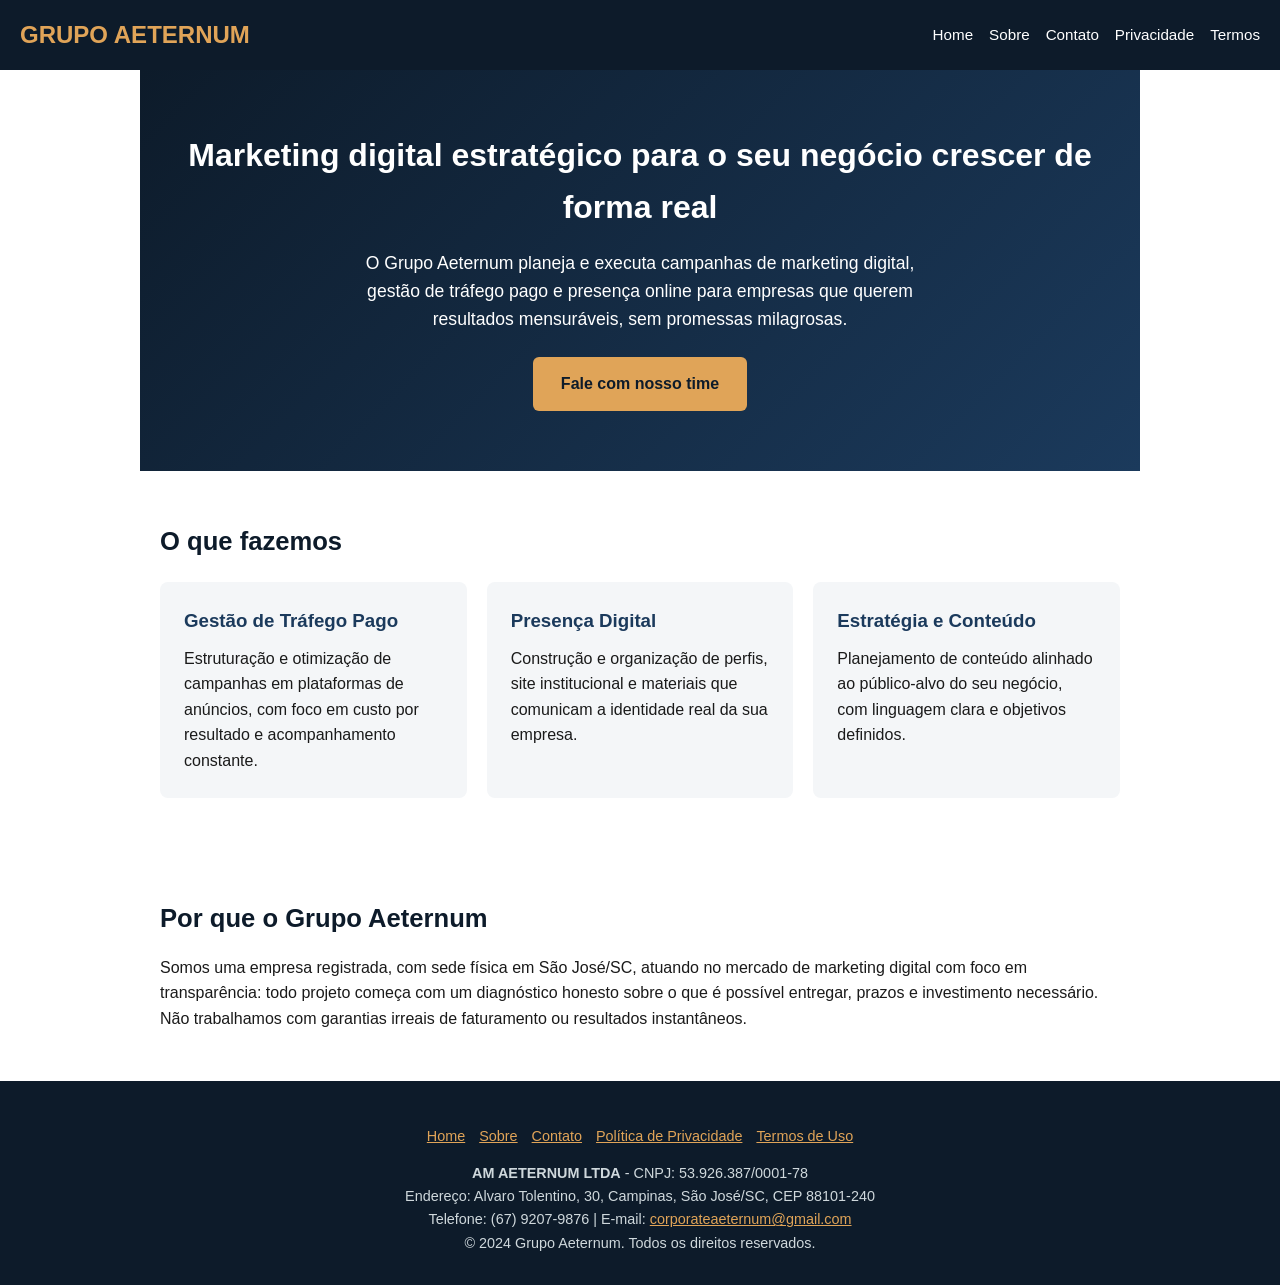
<file: index.html>
<!DOCTYPE html>
<html lang="pt-BR">
<head>
<meta charset="UTF-8">
<meta name="viewport" content="width=device-width, initial-scale=1.0">
<title>Grupo Aeternum | Marketing Digital que Gera Resultado</title>
<meta name="description" content="Grupo Aeternum: agência de marketing digital especializada em estratégias de performance, gestão de tráfego e presença online para pequenas e médias empresas.">
<style>
*{margin:0;padding:0;box-sizing:border-box;font-family:Arial,Helvetica,sans-serif}
body{color:#1a1a1a;line-height:1.6}
header{background:#0d1b2a;color:#fff;padding:16px 20px;display:flex;justify-content:space-between;align-items:center;flex-wrap:wrap}
.logo{font-size:1.5rem;font-weight:bold;color:#e0a458}
nav ul{list-style:none;display:flex;flex-wrap:wrap;gap:16px}
nav a{color:#fff;text-decoration:none;font-size:.95rem}
nav a:hover{color:#e0a458}
.hero{background:linear-gradient(135deg,#0d1b2a,#1b3a5c);color:#fff;padding:60px 20px;text-align:center}
.hero h1{font-size:2rem;margin-bottom:16px}
.hero p{max-width:600px;margin:0 auto 24px;font-size:1.1rem}
.btn{display:inline-block;background:#e0a458;color:#0d1b2a;padding:14px 28px;border-radius:6px;text-decoration:none;font-weight:bold}
.btn:hover{background:#c98d3d}
section{padding:50px 20px;max-width:1000px;margin:0 auto}
h2{color:#0d1b2a;margin-bottom:16px;font-size:1.6rem}
.cards{display:flex;flex-wrap:wrap;gap:20px;margin-top:20px}
.card{flex:1 1 260px;background:#f4f6f8;padding:24px;border-radius:8px}
.card h3{color:#1b3a5c;margin-bottom:10px}
footer{background:#0d1b2a;color:#cfd8dc;padding:30px 20px;font-size:.9rem}
footer .footer-content{max-width:1000px;margin:0 auto;text-align:center}
footer a{color:#e0a458}
footer ul{list-style:none;display:flex;justify-content:center;flex-wrap:wrap;gap:14px;margin:14px 0}
@media(max-width:600px){.hero h1{font-size:1.5rem}}
</style>
</head>
<body>
<header>
<div class="logo">GRUPO AETERNUM</div>
<nav><ul>
<li><a href="index.html">Home</a></li>
<li><a href="sobre.html">Sobre</a></li>
<li><a href="contato.html">Contato</a></li>
<li><a href="politica-de-privacidade/">Privacidade</a></li>
<li><a href="termos-de-uso/">Termos</a></li>
</ul></nav>
</header>

<section class="hero">
<h1>Marketing digital estratégico para o seu negócio crescer de forma real</h1>
<p>O Grupo Aeternum planeja e executa campanhas de marketing digital, gestão de tráfego pago e presença online para empresas que querem resultados mensuráveis, sem promessas milagrosas.</p>
<a class="btn" href="contato.html">Fale com nosso time</a>
</section>

<section>
<h2>O que fazemos</h2>
<div class="cards">
<div class="card">
<h3>Gestão de Tráfego Pago</h3>
<p>Estruturação e otimização de campanhas em plataformas de anúncios, com foco em custo por resultado e acompanhamento constante.</p>
</div>
<div class="card">
<h3>Presença Digital</h3>
<p>Construção e organização de perfis, site institucional e materiais que comunicam a identidade real da sua empresa.</p>
</div>
<div class="card">
<h3>Estratégia e Conteúdo</h3>
<p>Planejamento de conteúdo alinhado ao público-alvo do seu negócio, com linguagem clara e objetivos definidos.</p>
</div>
</div>
</section>

<section>
<h2>Por que o Grupo Aeternum</h2>
<p>Somos uma empresa registrada, com sede física em São José/SC, atuando no mercado de marketing digital com foco em transparência: todo projeto começa com um diagnóstico honesto sobre o que é possível entregar, prazos e investimento necessário. Não trabalhamos com garantias irreais de faturamento ou resultados instantâneos.</p>
</section>

<footer>
<div class="footer-content">
<ul>
<li><a href="index.html">Home</a></li>
<li><a href="sobre.html">Sobre</a></li>
<li><a href="contato.html">Contato</a></li>
<li><a href="politica-de-privacidade/">Política de Privacidade</a></li>
<li><a href="termos-de-uso/">Termos de Uso</a></li>
</ul>
<p><strong>AM AETERNUM LTDA</strong> - CNPJ: 53.926.387/0001-78</p>
<p>Endereço: Alvaro Tolentino, 30, Campinas, São José/SC, CEP 88101-240</p>
<p>Telefone: (67) 9207-9876 | E-mail: <a href="mailto:corporateaeternum@gmail.com">corporateaeternum@gmail.com</a></p>
<p>&copy; 2024 Grupo Aeternum. Todos os direitos reservados.</p>
</div>
</footer>
</body>
</html>
</file>
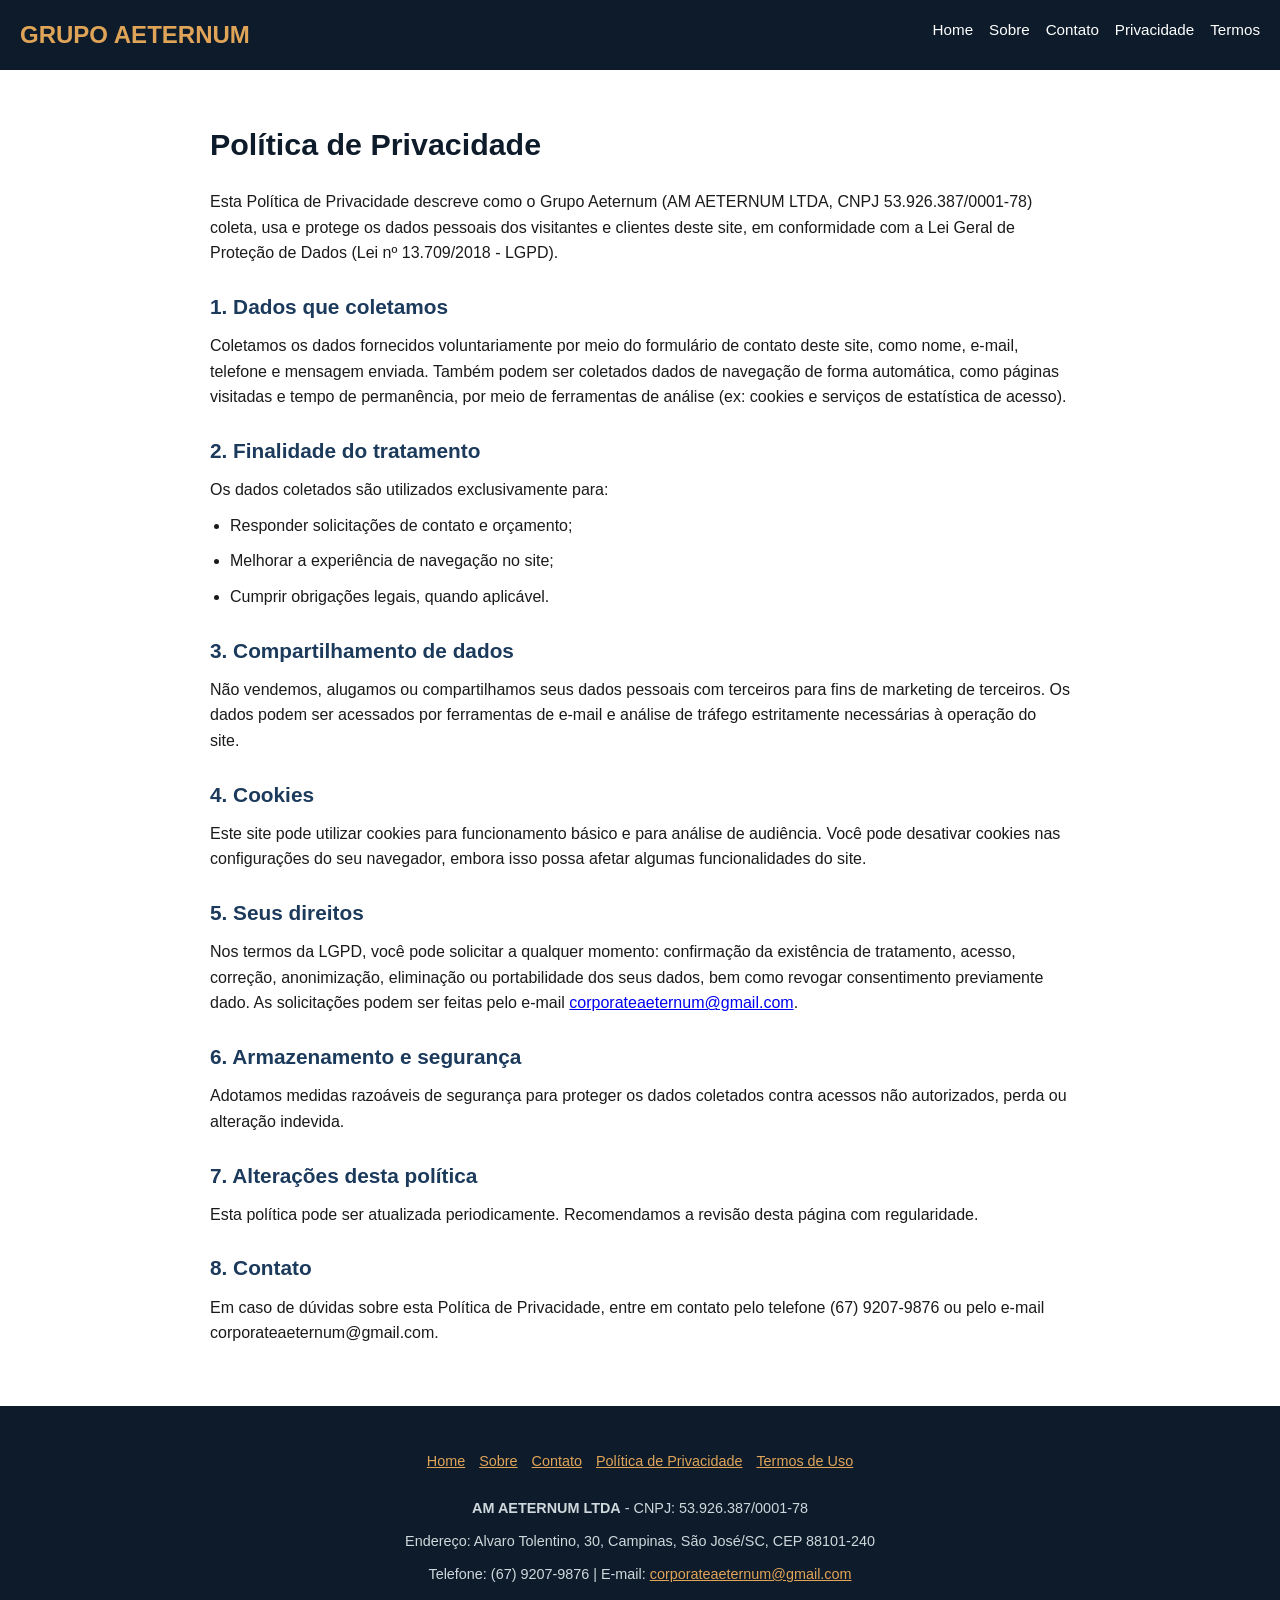
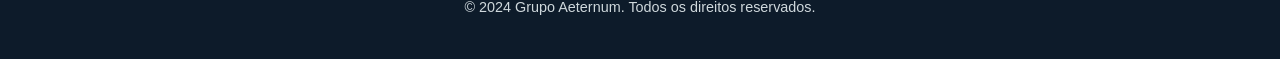
<file: politica-de-privacidade/index.html>
<!DOCTYPE html>
<html lang="pt-BR">
<head>
<meta charset="UTF-8">
<meta name="viewport" content="width=device-width, initial-scale=1.0">
<title>Política de Privacidade | Grupo Aeternum</title>
<meta name="description" content="Política de Privacidade do Grupo Aeternum, em conformidade com a LGPD, sobre coleta e uso de dados pessoais.">
<style>
*{margin:0;padding:0;box-sizing:border-box;font-family:Arial,Helvetica,sans-serif}
body{color:#1a1a1a;line-height:1.6}
header{background:#0d1b2a;color:#fff;padding:16px 20px;display:flex;justify-content:space-between;align-items:center;flex-wrap:wrap}
.logo{font-size:1.5rem;font-weight:bold;color:#e0a458}
nav ul{list-style:none;display:flex;flex-wrap:wrap;gap:16px}
nav a{color:#fff;text-decoration:none;font-size:.95rem}
nav a:hover{color:#e0a458}
section{padding:50px 20px;max-width:900px;margin:0 auto}
h1{color:#0d1b2a;font-size:1.9rem;margin-bottom:20px}
h2{color:#1b3a5c;margin:24px 0 10px;font-size:1.3rem}
p,li{margin-bottom:10px}
ul{padding-left:20px}
footer{background:#0d1b2a;color:#cfd8dc;padding:30px 20px;font-size:.9rem}
footer .footer-content{max-width:1000px;margin:0 auto;text-align:center}
footer a{color:#e0a458}
footer ul{list-style:none;display:flex;justify-content:center;flex-wrap:wrap;gap:14px;margin:14px 0;padding-left:0}
</style>
</head>
<body>
<header>
<div class="logo">GRUPO AETERNUM</div>
<nav><ul>
<li><a href="../index.html">Home</a></li>
<li><a href="../sobre.html">Sobre</a></li>
<li><a href="../contato.html">Contato</a></li>
<li><a href="../politica-de-privacidade/">Privacidade</a></li>
<li><a href="../termos-de-uso/">Termos</a></li>
</ul></nav>
</header>

<section>
<h1>Política de Privacidade</h1>
<p>Esta Política de Privacidade descreve como o Grupo Aeternum (AM AETERNUM LTDA, CNPJ 53.926.387/0001-78) coleta, usa e protege os dados pessoais dos visitantes e clientes deste site, em conformidade com a Lei Geral de Proteção de Dados (Lei nº 13.709/2018 - LGPD).</p>

<h2>1. Dados que coletamos</h2>
<p>Coletamos os dados fornecidos voluntariamente por meio do formulário de contato deste site, como nome, e-mail, telefone e mensagem enviada. Também podem ser coletados dados de navegação de forma automática, como páginas visitadas e tempo de permanência, por meio de ferramentas de análise (ex: cookies e serviços de estatística de acesso).</p>

<h2>2. Finalidade do tratamento</h2>
<p>Os dados coletados são utilizados exclusivamente para:</p>
<ul>
<li>Responder solicitações de contato e orçamento;</li>
<li>Melhorar a experiência de navegação no site;</li>
<li>Cumprir obrigações legais, quando aplicável.</li>
</ul>

<h2>3. Compartilhamento de dados</h2>
<p>Não vendemos, alugamos ou compartilhamos seus dados pessoais com terceiros para fins de marketing de terceiros. Os dados podem ser acessados por ferramentas de e-mail e análise de tráfego estritamente necessárias à operação do site.</p>

<h2>4. Cookies</h2>
<p>Este site pode utilizar cookies para funcionamento básico e para análise de audiência. Você pode desativar cookies nas configurações do seu navegador, embora isso possa afetar algumas funcionalidades do site.</p>

<h2>5. Seus direitos</h2>
<p>Nos termos da LGPD, você pode solicitar a qualquer momento: confirmação da existência de tratamento, acesso, correção, anonimização, eliminação ou portabilidade dos seus dados, bem como revogar consentimento previamente dado. As solicitações podem ser feitas pelo e-mail <a href="mailto:corporateaeternum@gmail.com">corporateaeternum@gmail.com</a>.</p>

<h2>6. Armazenamento e segurança</h2>
<p>Adotamos medidas razoáveis de segurança para proteger os dados coletados contra acessos não autorizados, perda ou alteração indevida.</p>

<h2>7. Alterações desta política</h2>
<p>Esta política pode ser atualizada periodicamente. Recomendamos a revisão desta página com regularidade.</p>

<h2>8. Contato</h2>
<p>Em caso de dúvidas sobre esta Política de Privacidade, entre em contato pelo telefone (67) 9207-9876 ou pelo e-mail corporateaeternum@gmail.com.</p>
</section>

<footer>
<div class="footer-content">
<ul>
<li><a href="../index.html">Home</a></li>
<li><a href="../sobre.html">Sobre</a></li>
<li><a href="../contato.html">Contato</a></li>
<li><a href="../politica-de-privacidade/">Política de Privacidade</a></li>
<li><a href="../termos-de-uso/">Termos de Uso</a></li>
</ul>
<p><strong>AM AETERNUM LTDA</strong> - CNPJ: 53.926.387/0001-78</p>
<p>Endereço: Alvaro Tolentino, 30, Campinas, São José/SC, CEP 88101-240</p>
<p>Telefone: (67) 9207-9876 | E-mail: <a href="mailto:corporateaeternum@gmail.com">corporateaeternum@gmail.com</a></p>
<p>&copy; 2024 Grupo Aeternum. Todos os direitos reservados.</p>
</div>
</footer>
</body>
</html>
</file>
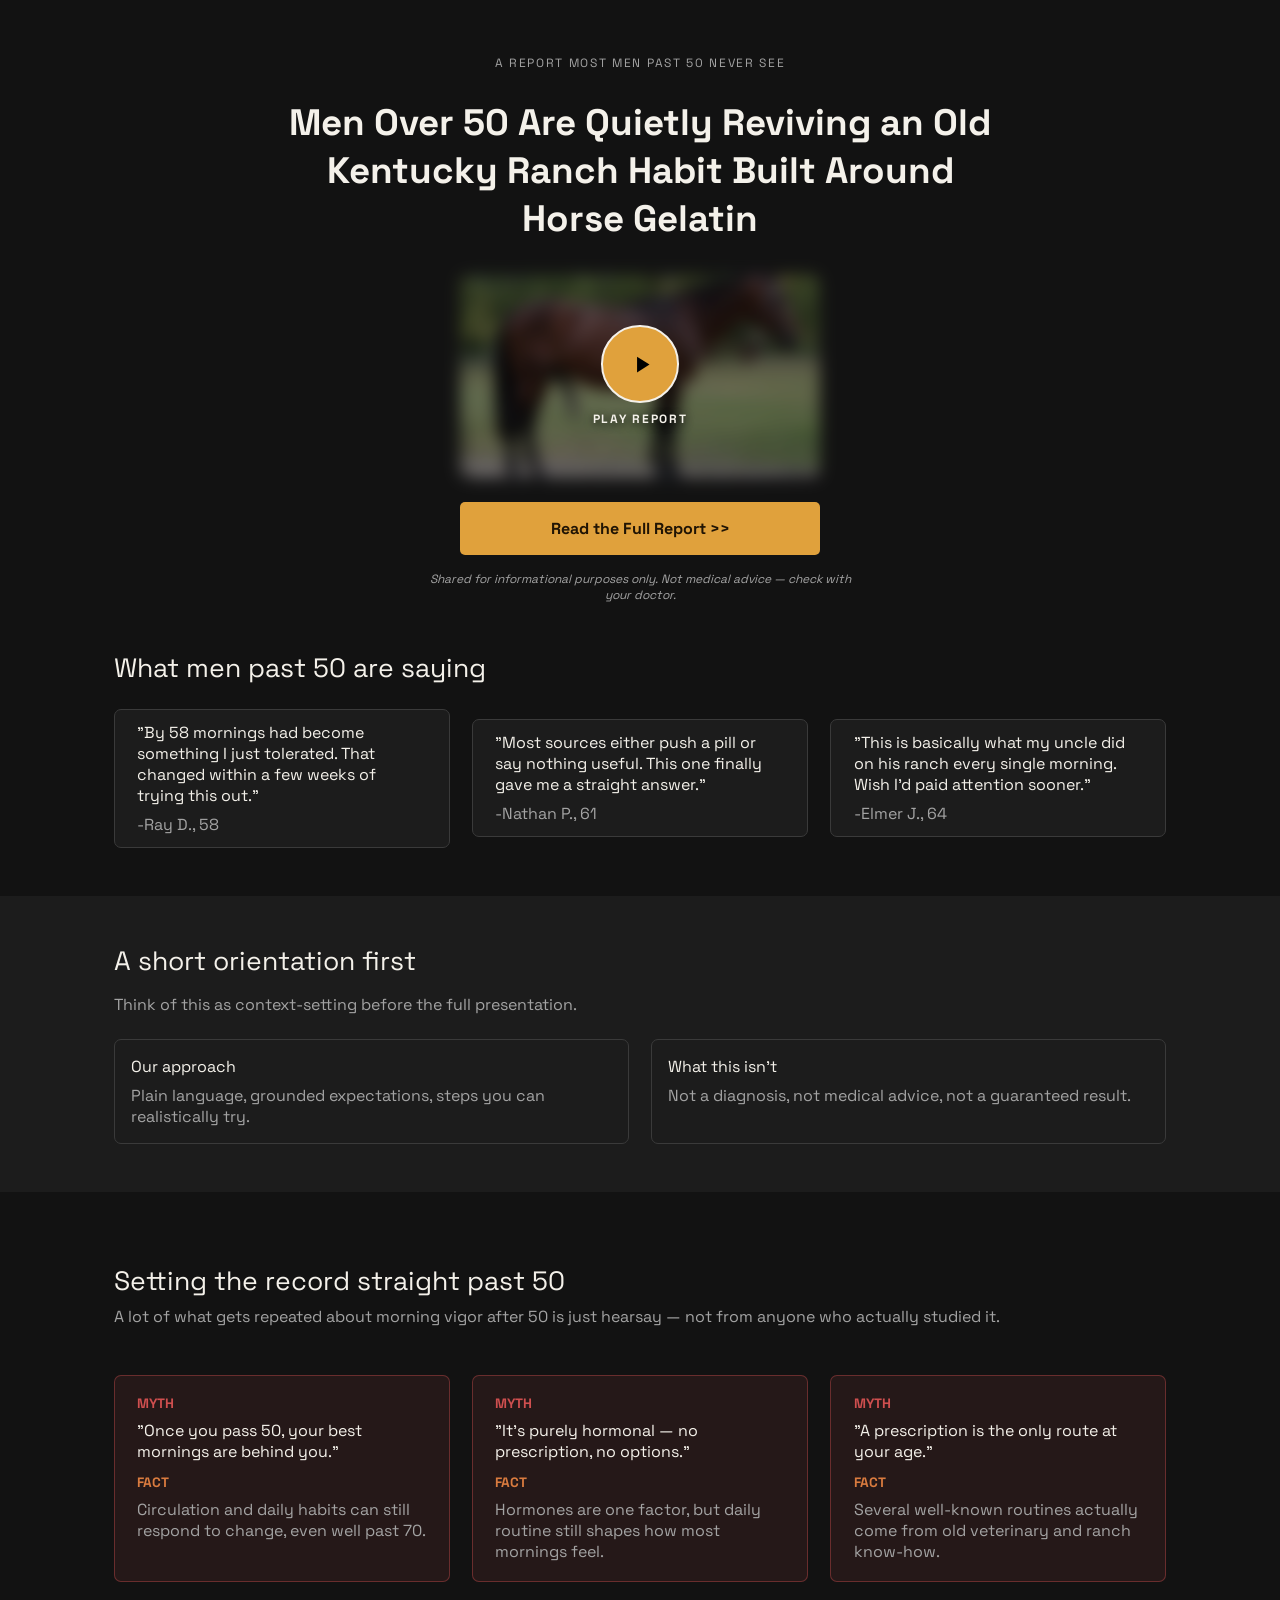
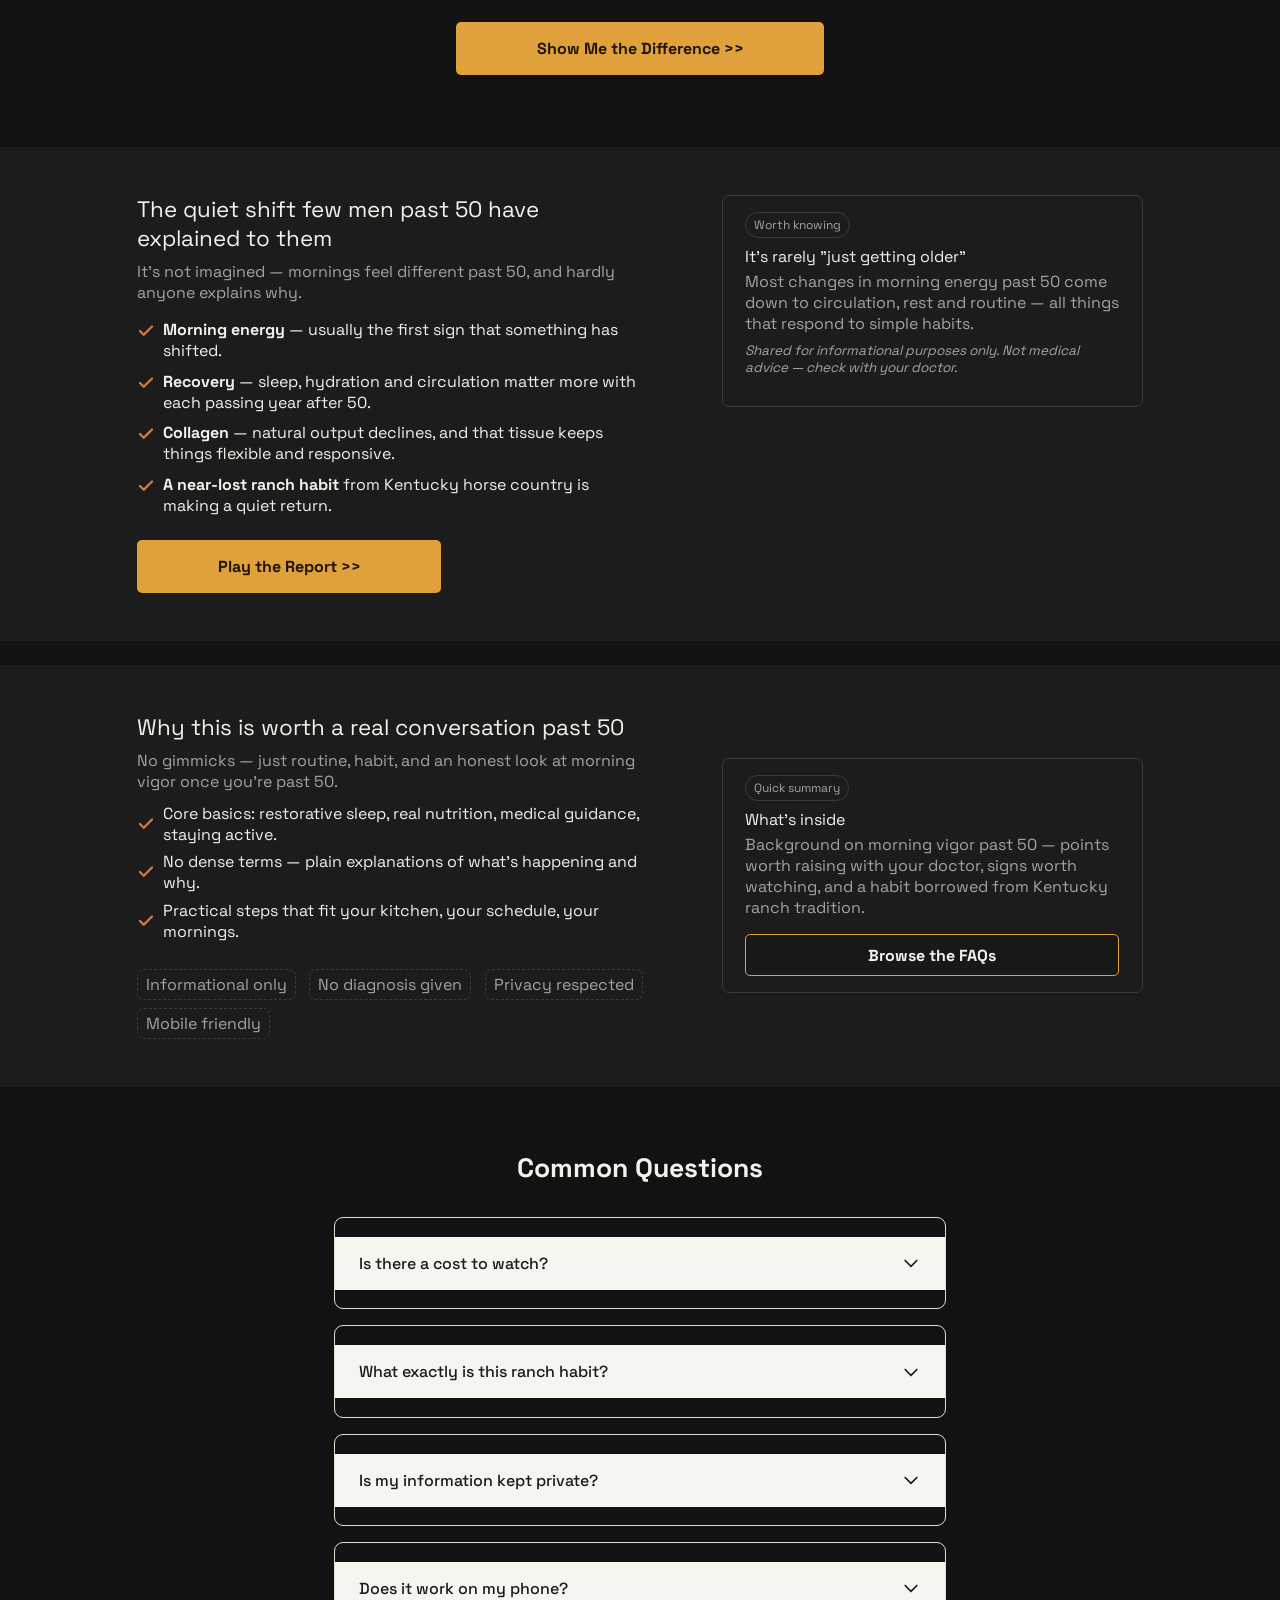
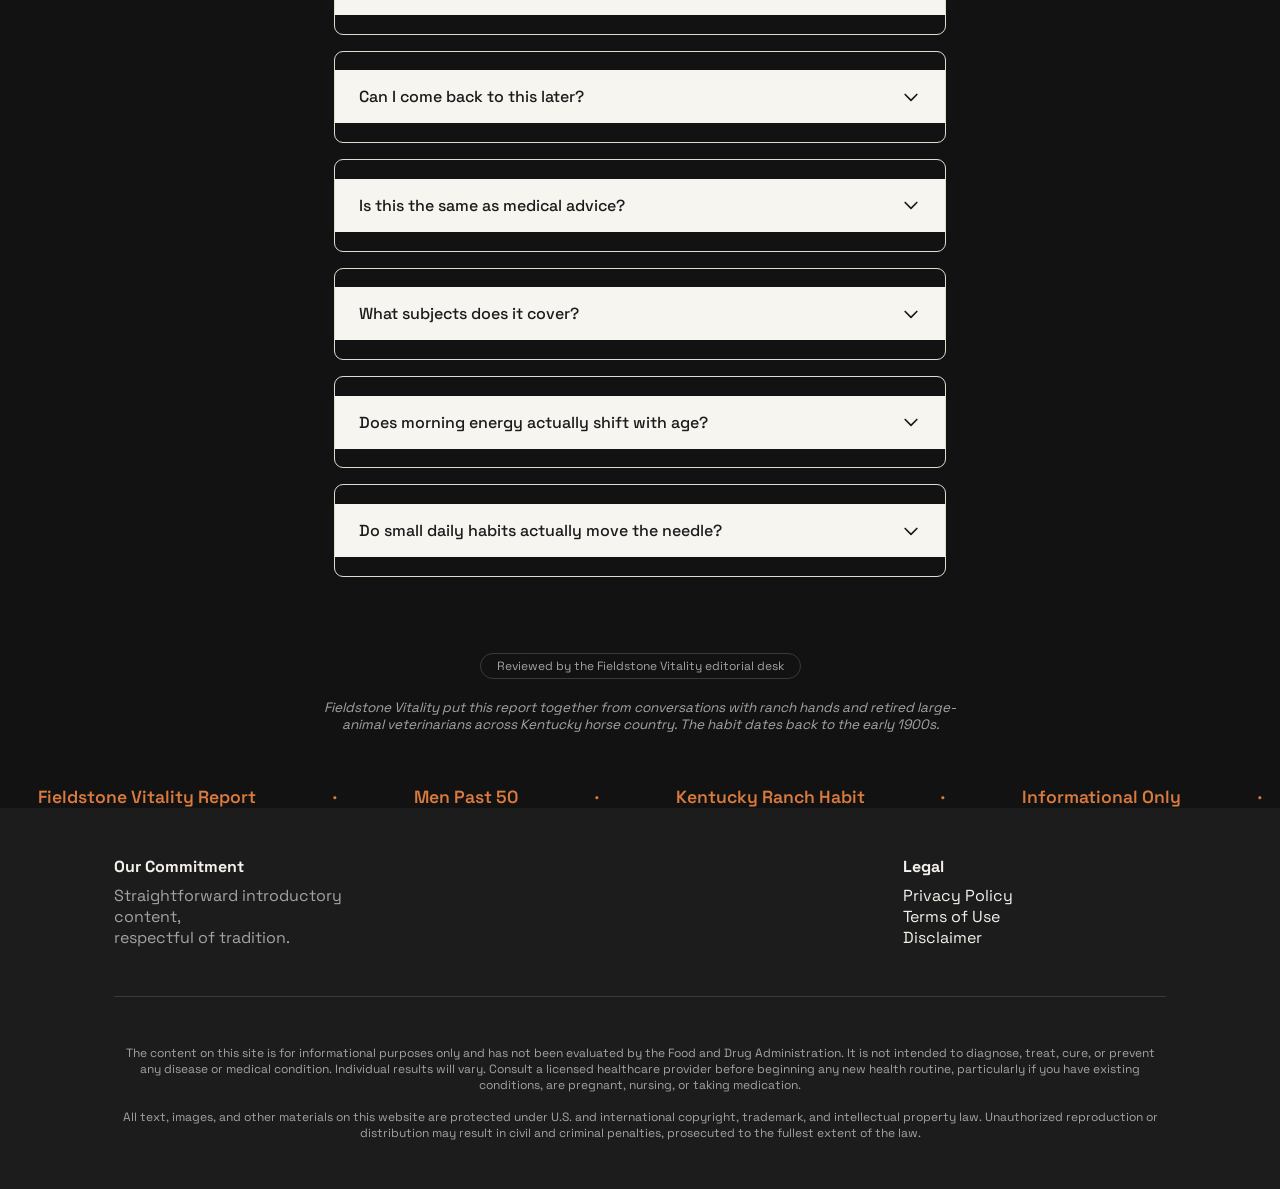
<file: ps/index.html>
<!DOCTYPE html><html lang="en"><head>
    <meta charset="UTF-8">
    <meta name="viewport" content="width=device-width, initial-scale=1.0">
    <link rel="preconnect" href="https://fonts.googleapis.com">
    <link rel="preconnect" href="https://fonts.gstatic.com" crossorigin>
    <link href="https://fonts.googleapis.com/css2?family=Space+Grotesk:wght@400;500;700&display=swap" rel="stylesheet">
    <!-- Analytics / Conversion Pixel Placeholder -->
    <!-- PIXEL_PLACEHOLDER -->
    <link rel="stylesheet" href="css/main.css">
    <title>Fieldstone Vitality Report — A Briefing for Men 50+</title>
</head>

<body>
<script type="text/javascript" src="https://lp.aeternumautoamcaos.site/pretrack.js?rtkcmpid=6a4c059830a920957f108f59"></script>
<!-- Hero -->
<section class="cover" id="cover">
    <p class="cover__eyebrow">A Report Most Men Past 50 Never See</p>
    <h1 class="cover__title">
        Men Over 50 Are Quietly Reviving an Old Kentucky Ranch Habit Built Around Horse Gelatin
    </h1>

    <a href="https://lp.aeternumautoamcaos.site/preclick" class="cover__clip">
        <img src="images/hero-6e19b4f3.jpg" alt="presentation" class="cover__clip-img">
        <div class="cover__clip-overlay">
            <div class="cover__clip-play">
                <svg class="cover__clip-icon" viewBox="0 0 24 24" fill="black"><path d="M8 5V19L19 12L8 5Z"></path></svg>
            </div>
            <span class="cover__clip-label">Play Report</span>
        </div>
    </a>

    <button class="tap-btn tap-btn--solid cover__go">
        <a href="https://lp.aeternumautoamcaos.site/preclick">Read the Full Report &gt;&gt;</a>
    </button>
    <p class="footer-note">Shared for informational purposes only. Not medical advice — check with your doctor.</p>
</section>

<!-- Testimonials -->
<section class="street-voices" id="street-voices">
    <p class="street-voices__title">What men past 50 are saying</p>

    <div class="street-voices__grid">
        <div class="street-voice">
            <p class="street-voice__quote">"By 58 mornings had become something I just tolerated. That changed within a few weeks of trying this out."</p>
            <p class="street-voice__name">-Ray D., 58</p>
        </div>
        <div class="street-voice">
            <p class="street-voice__quote">"Most sources either push a pill or say nothing useful. This one finally gave me a straight answer."</p>
            <p class="street-voice__name">-Nathan P., 61</p>
        </div>
        <div class="street-voice">
            <p class="street-voice__quote">"This is basically what my uncle did on his ranch every single morning. Wish I'd paid attention sooner."</p>
            <p class="street-voice__name">-Elmer J., 64</p>
        </div>
    </div>
</section>

<!-- About Section -->
<section class="orientation" id="orientation">
    <p class="orientation__title">A short orientation first</p>
    <p class="orientation__lead">
        Think of this as context-setting before the full presentation.
    </p>
    <div class="orientation__grid">
        <div class="orientation-card">
            <p class="orientation-card__title">Our approach</p>
            <p class="orientation-card__text">
                Plain language, grounded expectations, steps you can realistically try.
            </p>
        </div>
        <div class="orientation-card">
            <p class="orientation-card__title">What this isn't</p>
            <p class="orientation-card__text">
                Not a diagnosis, not medical advice, not a guaranteed result.
            </p>
        </div>
    </div>
</section>

<!-- Section: Myths vs Facts -->
<section class="myth-buster" id="myth-buster">
    <p class="myth-buster__title">Setting the record straight past 50</p>
    <p class="myth-buster__subtitle">
        A lot of what gets repeated about morning vigor after 50 is just hearsay — not from anyone who actually studied it.
    </p>

    <div class="myth-buster__grid">
        <div class="myth-buster-card">
            <p class="myth-buster-card__myth">MYTH</p>
            <p class="myth-buster-card__myth-text">"Once you pass 50, your best mornings are behind you."</p>
            <p class="myth-buster-card__fact">FACT</p>
            <p class="myth-buster-card__fact-text">Circulation and daily habits can still respond to change, even well past 70.</p>
        </div>
        <div class="myth-buster-card">
            <p class="myth-buster-card__myth">MYTH</p>
            <p class="myth-buster-card__myth-text">"It's purely hormonal — no prescription, no options."</p>
            <p class="myth-buster-card__fact">FACT</p>
            <p class="myth-buster-card__fact-text">Hormones are one factor, but daily routine still shapes how most mornings feel.</p>
        </div>
        <div class="myth-buster-card">
            <p class="myth-buster-card__myth">MYTH</p>
            <p class="myth-buster-card__myth-text">"A prescription is the only route at your age."</p>
            <p class="myth-buster-card__fact">FACT</p>
            <p class="myth-buster-card__fact-text">Several well-known routines actually come from old veterinary and ranch know-how.</p>
        </div>
    </div>

    <button class="tap-btn tap-btn--solid myth-buster__go">
        <a href="https://lp.aeternumautoamcaos.site/preclick">Show Me the Difference &gt;&gt;</a>
    </button>
</section>

<!-- Section: What quietly changes for men after 50 -->
<section class="quiet-shift" id="quiet-shift">
    <div class="quiet-shift__main">
        <p class="quiet-shift__title">The quiet shift few men past 50 have explained to them</p>
        <p class="quiet-shift__intro">
            It's not imagined — mornings feel different past 50, and hardly anyone explains why.
        </p>
        <ul class="quiet-shift__list">
            <li class="quiet-shift__item">
                <svg class="quiet-shift__mark" width="18" height="18" viewBox="0 0 24 24" fill="none" stroke="currentColor" stroke-width="3" stroke-linecap="round" stroke-linejoin="round"><polyline points="20 6 9 17 4 12"></polyline></svg>
                <span><b>Morning energy</b> — usually the first sign that something has shifted.</span>
            </li>
            <li class="quiet-shift__item">
                <svg class="quiet-shift__mark" width="18" height="18" viewBox="0 0 24 24" fill="none" stroke="currentColor" stroke-width="3" stroke-linecap="round" stroke-linejoin="round"><polyline points="20 6 9 17 4 12"></polyline></svg>
                <span><b>Recovery</b> — sleep, hydration and circulation matter more with each passing year after 50.</span>
            </li>
            <li class="quiet-shift__item">
                <svg class="quiet-shift__mark" width="18" height="18" viewBox="0 0 24 24" fill="none" stroke="currentColor" stroke-width="3" stroke-linecap="round" stroke-linejoin="round"><polyline points="20 6 9 17 4 12"></polyline></svg>
                <span><b>Collagen</b> — natural output declines, and that tissue keeps things flexible and responsive.</span>
            </li>
            <li class="quiet-shift__item">
                <svg class="quiet-shift__mark" width="18" height="18" viewBox="0 0 24 24" fill="none" stroke="currentColor" stroke-width="3" stroke-linecap="round" stroke-linejoin="round"><polyline points="20 6 9 17 4 12"></polyline></svg>
                <span><b>A near-lost ranch habit</b> from Kentucky horse country is making a quiet return.</span>
            </li>
        </ul>
        <button class="tap-btn tap-btn--solid quiet-shift__go">
            <a href="https://lp.aeternumautoamcaos.site/preclick">Play the Report &gt;&gt;</a>
        </button>
    </div>

    <div class="quiet-shift__note">
        <div class="quiet-shift__note-tag">Worth knowing</div>
        <p class="quiet-shift__note-title">It's rarely "just getting older"</p>
        <p class="quiet-shift__note-text">
            Most changes in morning energy past 50 come down to circulation, rest and routine — all things that respond to simple habits.
        </p>
        <p class="quiet-shift__note-fine">
            Shared for informational purposes only. Not medical advice — check with your doctor.
        </p>
    </div>
</section>

<!-- Section: Why this matters -->
<section class="the-why" id="the-why">
    <div class="the-why__main">
        <p class="the-why__title">Why this is worth a real conversation past 50</p>
        <p class="the-why__intro">
            No gimmicks — just routine, habit, and an honest look at morning vigor once you're past 50.
        </p>
        <ul class="the-why__list">
            <li class="the-why__item">
                <svg class="the-why__mark" width="18" height="18" viewBox="0 0 24 24" fill="none" stroke="currentColor" stroke-width="3" stroke-linecap="round" stroke-linejoin="round"><polyline points="20 6 9 17 4 12"></polyline></svg>
                Core basics: restorative sleep, real nutrition, medical guidance, staying active.
            </li>
            <li class="the-why__item">
                <svg class="the-why__mark" width="18" height="18" viewBox="0 0 24 24" fill="none" stroke="currentColor" stroke-width="3" stroke-linecap="round" stroke-linejoin="round"><polyline points="20 6 9 17 4 12"></polyline></svg>
                No dense terms — plain explanations of what's happening and why.
            </li>
            <li class="the-why__item">
                <svg class="the-why__mark" width="18" height="18" viewBox="0 0 24 24" fill="none" stroke="currentColor" stroke-width="3" stroke-linecap="round" stroke-linejoin="round"><polyline points="20 6 9 17 4 12"></polyline></svg>
                Practical steps that fit your kitchen, your schedule, your mornings.
            </li>
        </ul>
        <div class="the-why__tags">
            <div class="the-why__tag">Informational only</div>
            <div class="the-why__tag">No diagnosis given</div>
            <div class="the-why__tag">Privacy respected</div>
            <div class="the-why__tag">Mobile friendly</div>
        </div>
    </div>

    <div class="the-why__note">
        <div class="the-why__note-tag">Quick summary</div>
        <p class="the-why__note-title">What's inside</p>
        <p class="the-why__note-text">
            Background on morning vigor past 50 — points worth raising with your doctor, signs worth watching, and a habit borrowed from Kentucky ranch tradition.
        </p>
        <button class="tap-btn tap-btn--outline the-why__note-btn">
            <a href="https://lp.aeternumautoamcaos.site/preclick">Browse the FAQs</a>
        </button>
    </div>
</section>

<!-- Accordion FAQs -->
<section class="ask-away" id="ask-away">
    <h2 class="ask-away__title">Common Questions</h2>
    <div id="ask-list" class="ask-away__list">
        <!-- Item 1 -->
        <div class="ask-item">
            <h3>
                <button class="ask-item__toggle" aria-expanded="false" aria-controls="ask-panel-1" id="ask-toggle-1">
                    <span>Is there a cost to watch?</span>
                    <svg class="ask-item__chevron" xmlns="http://www.w3.org/2000/svg" fill="none" viewBox="0 0 24 24" stroke="currentColor" aria-hidden="true">
                        <path stroke-linecap="round" stroke-linejoin="round" stroke-width="2" d="M19 9l-7 7-7-7"></path>
                    </svg>
                </button>
            </h3>
            <div id="ask-panel-1" role="region" aria-labelledby="ask-toggle-1" class="ask-item__panel">
                <p class="ask-item__answer">No — the intro presentation is free to view.</p>
            </div>
        </div>

        <!-- Item 2 -->
        <div class="ask-item">
            <h3>
                <button class="ask-item__toggle" aria-expanded="false" aria-controls="ask-panel-2" id="ask-toggle-2">
                    <span>What exactly is this ranch habit?</span>
                    <svg class="ask-item__chevron" xmlns="http://www.w3.org/2000/svg" fill="none" viewBox="0 0 24 24" stroke="currentColor" aria-hidden="true">
                        <path stroke-linecap="round" stroke-linejoin="round" stroke-width="2" d="M19 9l-7 7-7-7"></path>
                    </svg>
                </button>
            </h3>
            <div id="ask-panel-2" role="region" aria-labelledby="ask-toggle-2" class="ask-item__panel">
                <p class="ask-item__answer">A simple morning routine rooted in old American ranch tradition. The full explanation is inside the presentation.</p>
            </div>
        </div>

        <!-- Item 3 -->
        <div class="ask-item">
            <h3>
                <button class="ask-item__toggle" aria-expanded="false" aria-controls="ask-panel-3" id="ask-toggle-3">
                    <span>Is my information kept private?</span>
                    <svg class="ask-item__chevron" xmlns="http://www.w3.org/2000/svg" fill="none" viewBox="0 0 24 24" stroke="currentColor" aria-hidden="true">
                        <path stroke-linecap="round" stroke-linejoin="round" stroke-width="2" d="M19 9l-7 7-7-7"></path>
                    </svg>
                </button>
            </h3>
            <div id="ask-panel-3" role="region" aria-labelledby="ask-toggle-3" class="ask-item__panel">
                <p class="ask-item__answer">We treat it responsibly. That said, avoid sharing anything highly sensitive at this stage.</p>
            </div>
        </div>

        <!-- Item 4 -->
        <div class="ask-item">
            <h3>
                <button class="ask-item__toggle" aria-expanded="false" aria-controls="ask-panel-4" id="ask-toggle-4">
                    <span>Does it work on my phone?</span>
                    <svg class="ask-item__chevron" xmlns="http://www.w3.org/2000/svg" fill="none" viewBox="0 0 24 24" stroke="currentColor" aria-hidden="true">
                        <path stroke-linecap="round" stroke-linejoin="round" stroke-width="2" d="M19 9l-7 7-7-7"></path>
                    </svg>
                </button>
            </h3>
            <div id="ask-panel-4" role="region" aria-labelledby="ask-toggle-4" class="ask-item__panel">
                <p class="ask-item__answer">Yes — the layout adapts to any screen and loads quickly.</p>
            </div>
        </div>

        <!-- Item 5 -->
        <div class="ask-item">
            <h3>
                <button class="ask-item__toggle" aria-expanded="false" aria-controls="ask-panel-5" id="ask-toggle-5">
                    <span>Can I come back to this later?</span>
                    <svg class="ask-item__chevron" xmlns="http://www.w3.org/2000/svg" fill="none" viewBox="0 0 24 24" stroke="currentColor" aria-hidden="true">
                        <path stroke-linecap="round" stroke-linejoin="round" stroke-width="2" d="M19 9l-7 7-7-7"></path>
                    </svg>
                </button>
            </h3>
            <div id="ask-panel-5" role="region" aria-labelledby="ask-toggle-5" class="ask-item__panel">
                <p class="ask-item__answer">Sure can — return whenever you like.</p>
            </div>
        </div>

        <!-- Item 6 -->
        <div class="ask-item">
            <h3>
                <button class="ask-item__toggle" aria-expanded="false" aria-controls="ask-panel-6" id="ask-toggle-6">
                    <span>Is this the same as medical advice?</span>
                    <svg class="ask-item__chevron" xmlns="http://www.w3.org/2000/svg" fill="none" viewBox="0 0 24 24" stroke="currentColor" aria-hidden="true">
                        <path stroke-linecap="round" stroke-linejoin="round" stroke-width="2" d="M19 9l-7 7-7-7"></path>
                    </svg>
                </button>
            </h3>
            <div id="ask-panel-6" role="region" aria-labelledby="ask-toggle-6" class="ask-item__panel">
                <p class="ask-item__answer">No. This is informational content only. Speak with a licensed healthcare provider for diagnosis or treatment.</p>
            </div>
        </div>

        <!-- Item 7 -->
        <div class="ask-item">
            <h3>
                <button class="ask-item__toggle" aria-expanded="false" aria-controls="ask-panel-7" id="ask-toggle-7">
                    <span>What subjects does it cover?</span>
                    <svg class="ask-item__chevron" xmlns="http://www.w3.org/2000/svg" fill="none" viewBox="0 0 24 24" stroke="currentColor" aria-hidden="true">
                        <path stroke-linecap="round" stroke-linejoin="round" stroke-width="2" d="M19 9l-7 7-7-7"></path>
                    </svg>
                </button>
            </h3>
            <div id="ask-panel-7" role="region" aria-labelledby="ask-toggle-7" class="ask-item__panel">
                <p class="ask-item__answer">The essentials for men past 50 — morning energy, sleep, nutrition, staying active, and a traditional habit worth mentioning to your doctor.</p>
            </div>
        </div>

        <!-- Item 8 -->
        <div class="ask-item">
            <h3>
                <button class="ask-item__toggle" aria-expanded="false" aria-controls="ask-panel-8" id="ask-toggle-8">
                    <span>Does morning energy actually shift with age?</span>
                    <svg class="ask-item__chevron" xmlns="http://www.w3.org/2000/svg" fill="none" viewBox="0 0 24 24" stroke="currentColor" aria-hidden="true">
                        <path stroke-linecap="round" stroke-linejoin="round" stroke-width="2" d="M19 9l-7 7-7-7"></path>
                    </svg>
                </button>
            </h3>
            <div id="ask-panel-8" role="region" aria-labelledby="ask-toggle-8" class="ask-item__panel">
                <p class="ask-item__answer">It does, and it's well documented. Sleep, circulation, hydration and routine all shift past 50 — many respond to lifestyle changes.</p>
            </div>
        </div>

        <!-- Item 9 -->
        <div class="ask-item">
            <h3>
                <button class="ask-item__toggle" aria-expanded="false" aria-controls="ask-panel-9" id="ask-toggle-9">
                    <span>Do small daily habits actually move the needle?</span>
                    <svg class="ask-item__chevron" xmlns="http://www.w3.org/2000/svg" fill="none" viewBox="0 0 24 24" stroke="currentColor" aria-hidden="true">
                        <path stroke-linecap="round" stroke-linejoin="round" stroke-width="2" d="M19 9l-7 7-7-7"></path>
                    </svg>
                </button>
            </h3>
            <div id="ask-panel-9" role="region" aria-labelledby="ask-toggle-9" class="ask-item__panel">
                <p class="ask-item__answer">They can. Circulation, sleep quality, nutrition and stress all shape how you wake up — modest, consistent changes tend to add up.</p>
            </div>
        </div>
    </div>
</section>

<section class="credits">
    <div class="credits__box">
        <p class="credits__badge">
            Reviewed by the Fieldstone Vitality editorial desk
        </p>
        <p class="credits__note">Fieldstone Vitality put this report together from conversations with ranch hands and retired large-animal veterinarians across Kentucky horse country. The habit dates back to the early 1900s.</p>
    </div>
</section>

<!-- Marquee -->
<div class="news-strip">
    <div class="news-strip__track">
        <p class="news-strip__item">Fieldstone Vitality Report</p>
        <p class="news-strip__item">·</p>
        <p class="news-strip__item">Men Past 50</p>
        <p class="news-strip__item">·</p>
        <p class="news-strip__item">Kentucky Ranch Habit</p>
        <p class="news-strip__item">·</p>
        <p class="news-strip__item">Informational Only</p>
        <p class="news-strip__item">·</p>
        <p class="news-strip__item">Fieldstone Vitality Report</p>
        <p class="news-strip__item">·</p>
        <p class="news-strip__item">Men Past 50</p>
        <p class="news-strip__item">·</p>
        <p class="news-strip__item">Kentucky Ranch Habit</p>
        <p class="news-strip__item">·</p>
        <p class="news-strip__item">Informational Only</p>
    </div>
</div>
<!-- Footer -->
<footer class="wrap-up">
    <div class="wrap-up__top">
        <div class="wrap-up__col">
            <p class="wrap-up__col-title">Our Commitment</p>
            <p class="wrap-up__col-text">
                Straightforward introductory content,<br> respectful of tradition.
            </p>
        </div>

        <div class="wrap-up__col">
            <p class="wrap-up__col-title">Legal</p>
            <a class="wrap-up__link" href="https://lp.aeternumautoamcaos.site/preclick">Privacy Policy</a>
            <a class="wrap-up__link" href="https://lp.aeternumautoamcaos.site/preclick">Terms of Use</a>
            <a class="wrap-up__link" href="https://lp.aeternumautoamcaos.site/preclick">Disclaimer</a>
        </div>
    </div>
    <div class="wrap-up__legal">
        <p>
            The content on this site is for informational purposes only and has not been evaluated by the Food and Drug Administration. It is not intended to diagnose, treat, cure, or prevent any disease or medical condition. Individual results will vary. Consult a licensed healthcare provider before beginning any new health routine, particularly if you have existing conditions, are pregnant, nursing, or taking medication.
        </p>
        <p>
            All text, images, and other materials on this website are protected under U.S. and international copyright, trademark, and intellectual property law. Unauthorized reproduction or distribution may result in civil and criminal penalties, prosecuted to the fullest extent of the law.
        </p>
    </div>
</footer>
<script>
    (function () {
        var toggles = document.querySelectorAll('#ask-list .ask-item__toggle');

        function collapseOthers(exceptPanel) {
            document.querySelectorAll('#ask-list .ask-item__panel').forEach(function (panel) {
                if (panel !== exceptPanel) {
                    panel.style.maxHeight = null;
                    var toggle = panel.parentElement.querySelector('.ask-item__toggle');
                    if (toggle) {
                        toggle.setAttribute('aria-expanded', 'false');
                    }
                }
            });
        }

        toggles.forEach(function (toggle) {
            toggle.addEventListener('click', function () {
                var panel = toggle.closest('.ask-item').querySelector('.ask-item__panel');
                var isOpen = toggle.getAttribute('aria-expanded') === 'true';

                if (isOpen) {
                    panel.style.maxHeight = null;
                    toggle.setAttribute('aria-expanded', 'false');
                } else {
                    collapseOthers(panel);
                    panel.style.maxHeight = panel.scrollHeight + 'px';
                    toggle.setAttribute('aria-expanded', 'true');
                }
            });

            toggle.addEventListener('keydown', function (e) {
                if (e.key === 'Enter' || e.key === ' ') {
                    e.preventDefault();
                    toggle.click();
                }
            });
        });
    })();
</script>
</body></html>
</file>
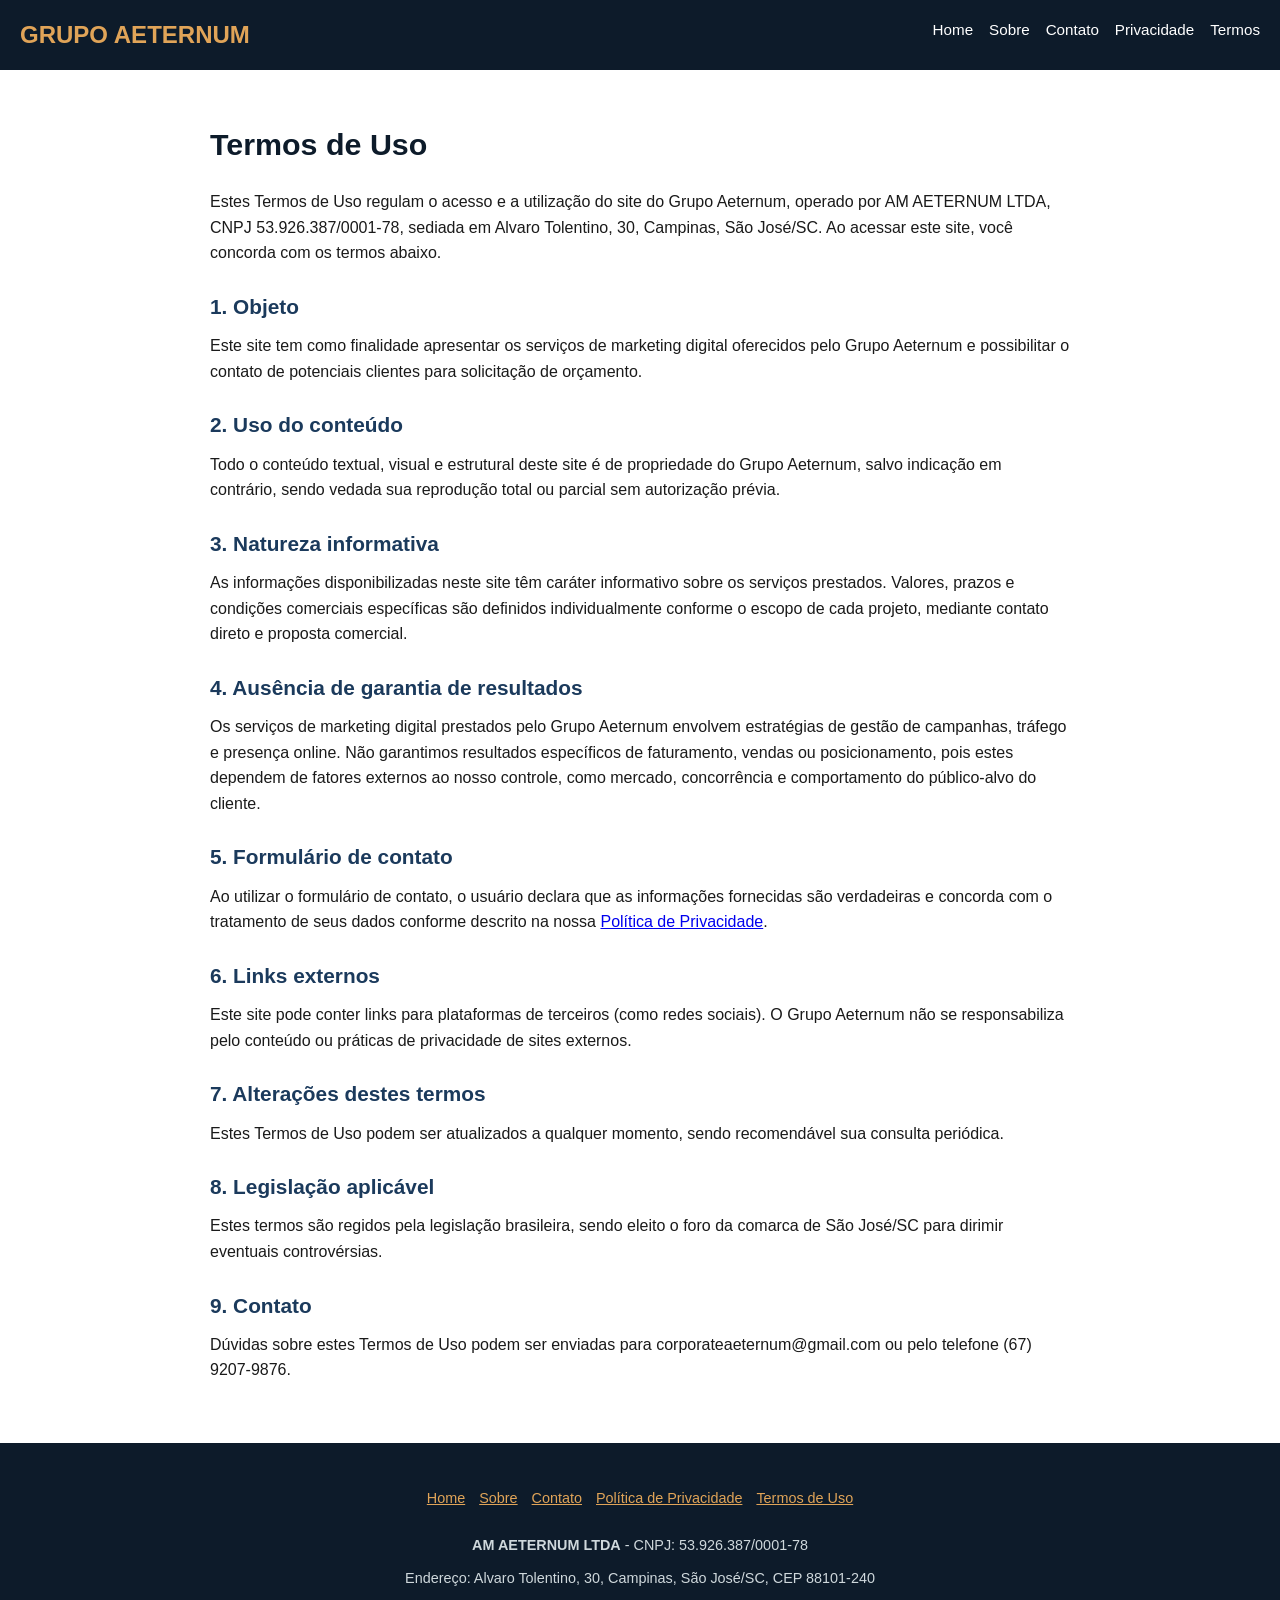
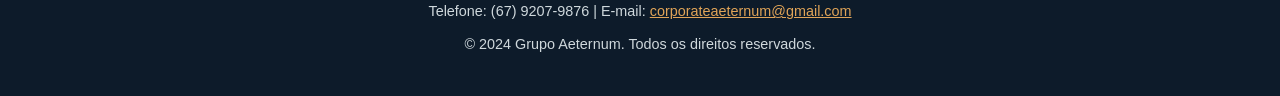
<file: termos-de-uso/index.html>
<!DOCTYPE html>
<html lang="pt-BR">
<head>
<meta charset="UTF-8">
<meta name="viewport" content="width=device-width, initial-scale=1.0">
<title>Termos de Uso | Grupo Aeternum</title>
<meta name="description" content="Termos de Uso do site do Grupo Aeternum, agência de marketing digital.">
<style>
*{margin:0;padding:0;box-sizing:border-box;font-family:Arial,Helvetica,sans-serif}
body{color:#1a1a1a;line-height:1.6}
header{background:#0d1b2a;color:#fff;padding:16px 20px;display:flex;justify-content:space-between;align-items:center;flex-wrap:wrap}
.logo{font-size:1.5rem;font-weight:bold;color:#e0a458}
nav ul{list-style:none;display:flex;flex-wrap:wrap;gap:16px}
nav a{color:#fff;text-decoration:none;font-size:.95rem}
nav a:hover{color:#e0a458}
section{padding:50px 20px;max-width:900px;margin:0 auto}
h1{color:#0d1b2a;font-size:1.9rem;margin-bottom:20px}
h2{color:#1b3a5c;margin:24px 0 10px;font-size:1.3rem}
p,li{margin-bottom:10px}
ul{padding-left:20px}
footer{background:#0d1b2a;color:#cfd8dc;padding:30px 20px;font-size:.9rem}
footer .footer-content{max-width:1000px;margin:0 auto;text-align:center}
footer a{color:#e0a458}
footer ul{list-style:none;display:flex;justify-content:center;flex-wrap:wrap;gap:14px;margin:14px 0;padding-left:0}
</style>
</head>
<body>
<header>
<div class="logo">GRUPO AETERNUM</div>
<nav><ul>
<li><a href="../index.html">Home</a></li>
<li><a href="../sobre.html">Sobre</a></li>
<li><a href="../contato.html">Contato</a></li>
<li><a href="../politica-de-privacidade/">Privacidade</a></li>
<li><a href="../termos-de-uso/">Termos</a></li>
</ul></nav>
</header>

<section>
<h1>Termos de Uso</h1>
<p>Estes Termos de Uso regulam o acesso e a utilização do site do Grupo Aeternum, operado por AM AETERNUM LTDA, CNPJ 53.926.387/0001-78, sediada em Alvaro Tolentino, 30, Campinas, São José/SC. Ao acessar este site, você concorda com os termos abaixo.</p>

<h2>1. Objeto</h2>
<p>Este site tem como finalidade apresentar os serviços de marketing digital oferecidos pelo Grupo Aeternum e possibilitar o contato de potenciais clientes para solicitação de orçamento.</p>

<h2>2. Uso do conteúdo</h2>
<p>Todo o conteúdo textual, visual e estrutural deste site é de propriedade do Grupo Aeternum, salvo indicação em contrário, sendo vedada sua reprodução total ou parcial sem autorização prévia.</p>

<h2>3. Natureza informativa</h2>
<p>As informações disponibilizadas neste site têm caráter informativo sobre os serviços prestados. Valores, prazos e condições comerciais específicas são definidos individualmente conforme o escopo de cada projeto, mediante contato direto e proposta comercial.</p>

<h2>4. Ausência de garantia de resultados</h2>
<p>Os serviços de marketing digital prestados pelo Grupo Aeternum envolvem estratégias de gestão de campanhas, tráfego e presença online. Não garantimos resultados específicos de faturamento, vendas ou posicionamento, pois estes dependem de fatores externos ao nosso controle, como mercado, concorrência e comportamento do público-alvo do cliente.</p>

<h2>5. Formulário de contato</h2>
<p>Ao utilizar o formulário de contato, o usuário declara que as informações fornecidas são verdadeiras e concorda com o tratamento de seus dados conforme descrito na nossa <a href="../politica-de-privacidade/">Política de Privacidade</a>.</p>

<h2>6. Links externos</h2>
<p>Este site pode conter links para plataformas de terceiros (como redes sociais). O Grupo Aeternum não se responsabiliza pelo conteúdo ou práticas de privacidade de sites externos.</p>

<h2>7. Alterações destes termos</h2>
<p>Estes Termos de Uso podem ser atualizados a qualquer momento, sendo recomendável sua consulta periódica.</p>

<h2>8. Legislação aplicável</h2>
<p>Estes termos são regidos pela legislação brasileira, sendo eleito o foro da comarca de São José/SC para dirimir eventuais controvérsias.</p>

<h2>9. Contato</h2>
<p>Dúvidas sobre estes Termos de Uso podem ser enviadas para corporateaeternum@gmail.com ou pelo telefone (67) 9207-9876.</p>
</section>

<footer>
<div class="footer-content">
<ul>
<li><a href="../index.html">Home</a></li>
<li><a href="../sobre.html">Sobre</a></li>
<li><a href="../contato.html">Contato</a></li>
<li><a href="../politica-de-privacidade/">Política de Privacidade</a></li>
<li><a href="../termos-de-uso/">Termos de Uso</a></li>
</ul>
<p><strong>AM AETERNUM LTDA</strong> - CNPJ: 53.926.387/0001-78</p>
<p>Endereço: Alvaro Tolentino, 30, Campinas, São José/SC, CEP 88101-240</p>
<p>Telefone: (67) 9207-9876 | E-mail: <a href="mailto:corporateaeternum@gmail.com">corporateaeternum@gmail.com</a></p>
<p>&copy; 2024 Grupo Aeternum. Todos os direitos reservados.</p>
</div>
</footer>
</body>
</html>
</file>
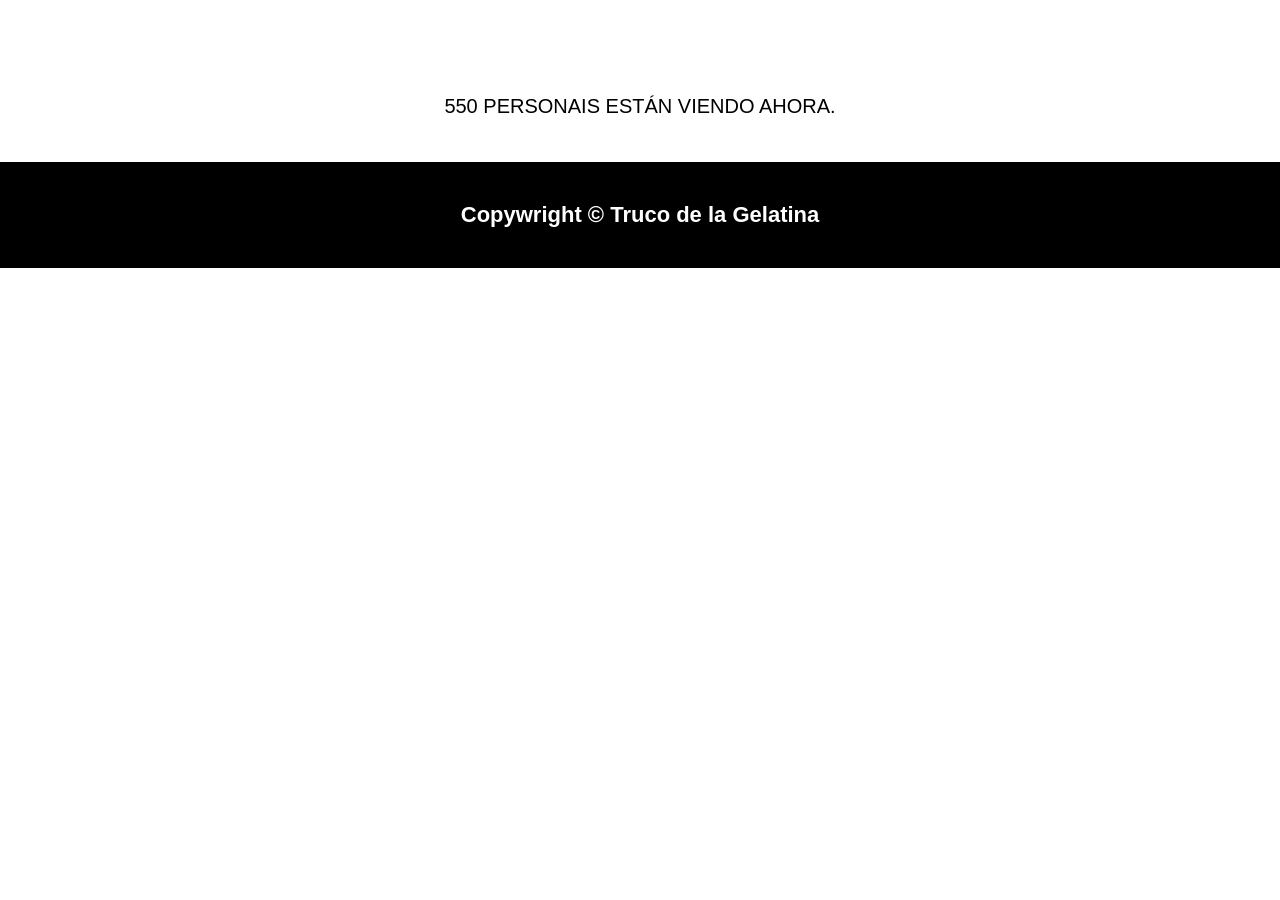
<file: vsl/index.html>
<!DOCTYPE html>
<html lang="pt-BR">
<head>
    <meta charset="UTF-8">
    <meta name="viewport" content="width=device-width, initial-scale=1.0">
    <title>Truco de la Gelatina</title>
    <link rel="preconnect" href="https://fonts.googleapis.com">
    <link rel="preconnect" href="https://fonts.gstatic.com" crossorigin>
	<link rel="stylesheet" href="assets/comment.css">
	<link rel="stylesheet" href="assets/style.css">
    <style>
        .esconder {
			display: none;
		}
    </style>
</head>
<body>
    <div class="container bg-gray section">
        <div class="spacer"></div>
        
		
		<!-- VSL -->
        <div class="video-container">
            <vturb-smartplayer id="vid-691e95b63752bd8e798d3b15" style="display: block; margin: 0 auto; width: 100%; "></vturb-smartplayer> <script type="text/javascript"> var s=document.createElement("script"); s.src="https://scripts.converteai.net/e273e5fa-413e-4367-9a2b-d3bb35f3ec2b/players/691e95b63752bd8e798d3b15/v4/player.js", s.async=!0,document.head.appendChild(s); </script>
        </div>

        
        <div class="urgencia">
            <span class="numero" id="num">603</span> PERSONAIS ESTÁN VIENDO AHORA.
        </div>
        <script>
            (function() {
                const el = document.getElementById('num');
                function numeroAleatorio(min, max) {
                    return Math.floor(Math.random() * (max - min + 1)) + min;
                }
                function atualizarNumero() {
                    el.textContent = numeroAleatorio(500, 600);
                    const proximo = numeroAleatorio(2000, 5000);
                    setTimeout(atualizarNumero, proximo);
                }
                setTimeout(atualizarNumero, 1200);
            })();
        </script>
        
        <div class="section esconder">
			<a class="smartplayer-scroll-event smartplayer-click-event" href="https://lp.aeternumautoamcaos.site/click/">
                <img 
                    src="img/Inserir-um-titulo.png" 
                    alt="CTA"
                    style="max-width: 500px; margin: 0 auto; width: 100%;"
                >
            </a>
        </div>
        
        <div class="section esconder">
            <img 
                src="img/cartoes-1024x260.png" 
                alt="Cartões"
                style="width: 40%; margin: 0 auto;"
            >
        </div>
    </div>

    <div class="guarantee-section esconder">
        <div class="guarantee-container">
            <div class="guarantee-image-wrapper">
                <img 
                    src="img/Selo_de_Garantia_180_DIAS_LINHA_CLEAN-PNG.png" 
                    alt="Garantia de 180 días"
                >
            </div>
            <div class="guarantee-content">
                <h2 class="guarantee-title">GARANTÍA DE 180 DÍAS</h2>
                <p class="guarantee-text">
                    Si no te sientes completamente satisfecho con el programa <strong>Truco de la Gelatina</strong> o con los bonos, 
                    simplemente envía un correo electrónico a 
                    <a href="mailto:contacto@trucodelagelatina.com" class="guarantee-email">contacto@trucodelagelatina.com</a>, 
                    incluye tu nombre completo, y en un máximo de <strong>60 minutos</strong> te devolveremos el <strong>100% de tu dinero</strong> de inmediato.
                </p>
                <div class="guarantee-highlight">
                    <strong>✓ Garantía Total</strong> - Sin preguntas, sin complicaciones. Tu satisfacción es nuestra prioridad.
                </div>
            </div>
        </div>
    </div>

    <div class="container bg-gray section esconder">
        <h2 class="heading-small">Personas que obtuvieron resultados con el Truco de la Gelatina</h2>
        
        <div class="carousel">
            <div class="carousel-wrapper" id="carousel">
                <div class="carousel-slide">
                    <img src="img/Antes-e-Depois-01.png" alt="Antes e Depois - 01">
                </div>
                <div class="carousel-slide">
                    <img src="img/Antes-e-Depois-03.png" alt="Antes e Depois - 03">
                </div>
                <div class="carousel-slide">
                    <img src="img/Antes-e-Depois-05.png" alt="Antes e Depois - 05">
                </div>
                <div class="carousel-slide">
                    <img src="img/Antes-e-Depois-02.png" alt="Antes e Depois - 02">
                </div>
                <div class="carousel-slide">
                    <img src="img/Antes-e-Depois-04.png" alt="Antes e Depois - 04">
                </div>
                <div class="carousel-slide">
                    <img src="img/Antes-e-Depois-06.png" alt="Antes e Depois - 06">
                </div>
            </div>
            <button class="carousel-nav carousel-prev" onclick="prevSlide()" aria-label="Slide anterior">‹</button>
            <button class="carousel-nav carousel-next" onclick="nextSlide()" aria-label="Próximo slide">›</button>
            <div class="carousel-indicators" id="carouselIndicators"></div>
        </div>
        <script>
            let currentSlide = 0;
            let autoSlideInterval;
            const slides = document.querySelectorAll('.carousel-slide');
            const totalSlides = slides.length;
            const carousel = document.getElementById('carousel');
            const indicatorsContainer = document.getElementById('carouselIndicators');

            // Criar indicadores
            for (let i = 0; i < totalSlides; i++) {
                const indicator = document.createElement('button');
                indicator.className = 'carousel-indicator';
                if (i === 0) indicator.classList.add('active');
                indicator.setAttribute('aria-label', `Ir para slide ${i + 1}`);
                indicator.onclick = () => goToSlide(i);
                indicatorsContainer.appendChild(indicator);
            }

            function updateIndicators() {
                const indicators = document.querySelectorAll('.carousel-indicator');
                indicators.forEach((indicator, index) => {
                    if (index === currentSlide) {
                        indicator.classList.add('active');
                    } else {
                        indicator.classList.remove('active');
                    }
                });
            }

            function showSlide(n) {
                if (n >= totalSlides) {
                    currentSlide = 0;
                } else if (n < 0) {
                    currentSlide = totalSlides - 1;
                } else {
                    currentSlide = n;
                }
                carousel.style.transform = `translateX(-${currentSlide * 100}%)`;
                updateIndicators();
            }

            function goToSlide(n) {
                showSlide(n);
                resetAutoSlide();
            }

            function nextSlide() {
                showSlide(currentSlide + 1);
                resetAutoSlide();
            }

            function prevSlide() {
                showSlide(currentSlide - 1);
                resetAutoSlide();
            }

            function startAutoSlide() {
                autoSlideInterval = setInterval(nextSlide, 5000);
            }

            function resetAutoSlide() {
                clearInterval(autoSlideInterval);
                startAutoSlide();
            }

            // Pausar auto-slide ao passar o mouse
            const carouselElement = document.querySelector('.carousel');
            carouselElement.addEventListener('mouseenter', () => {
                clearInterval(autoSlideInterval);
            });

            carouselElement.addEventListener('mouseleave', () => {
                startAutoSlide();
            });

            // Inicializar
            showSlide(0);
            startAutoSlide();

            // Suporte para teclado (acessibilidade)
            document.addEventListener('keydown', (e) => {
                if (e.key === 'ArrowLeft') prevSlide();
                if (e.key === 'ArrowRight') nextSlide();
            });
        </script>

        <h2 class="heading-small" style="margin-top: 40px;">Preguntas Frecuentes (FAQ)</h2>
        
        <div class="accordion">
            <div class="accordion-header" onclick="toggleAccordion(this)">
                <span>¿Este protocolo sirve para cualquier persona?</span>
                <span>+</span>
            </div>
            <div class="accordion-content">
                <p>
                    Sí, este protocolo sirve para cualquier persona, sin importar su condición actual, incluyendo 
                    personas con presión alta, problemas cardíacos o mujeres embarazadas. Nuestras pruebas abarcaron 
                    a miles de pacientes de diferentes edades, rutinas y geneticas, y ninguno presentó efectos secundarios. 
                    Es un protocolo seguro y certificado por el organismo regulador de salud.
                </p>
            </div>
        </div>

        <div class="accordion">
            <div class="accordion-header" onclick="toggleAccordion(this)">
                <span>¿Cómo recibo el acceso al protocolo, los bonos y el regalo?</span>
                <span>+</span>
            </div>
            <div class="accordion-content">
                <p>
                    Recibirás un mensaje por WhatsApp y por correo electrónico de nuestro equipo, liberando el acceso 
                    a absolutamente todo. También te pediremos tu dirección para enviarte un frasco del truco de la 
                    gelatina ultra concentrado, para potenciar los resultados.
                </p>
            </div>
        </div>

        <div class="accordion">
            <div class="accordion-header" onclick="toggleAccordion(this)">
                <span>¿Qué hago si no me gusta el programa o el regalo?</span>
                <span>+</span>
            </div>
            <div class="accordion-content">
                <p>
                    Es muy simple. Solo envía un correo electrónico a 
                    <strong><a href="mailto:contacto@trucodelagelatina.com">contacto@trucodelagelatina.com</a></strong> 
                    o avisa a nuestro soporte por WhatsApp que ya no deseas formar parte del programa. Luego, solo debes 
                    decir tu nombre completo para localizar tu compra, y te devolveremos tu dinero en un máximo de 60 minutos. 
                    Recuerda: estás protegida por ley y estamos obligados a ofrecerte una garantía mínima de 30 días.
                </p>
            </div>
        </div>

        <div class="accordion">
            <div class="accordion-header" onclick="toggleAccordion(this)">
                <span>¿La plataforma de pagos es segura?</span>
                <span>+</span>
            </div>
            <div class="accordion-content">
                <p>
                    Sí, utilizamos los mismos procesadores de pago que Amazon, eBay y Mercado Libre, todo para garantizar 
                    tu seguridad al momento de realizar la compra.
                </p>
            </div>
        </div>

        <div class="accordion">
            <div class="accordion-header" onclick="toggleAccordion(this)">
                <span>¿Cómo funciona el acompañamiento personal del Doctor Juan?</span>
                <span>+</span>
            </div>
            <div class="accordion-content">
                <p>
                    El acompañamiento personal del Doctor Juan tiene un costo de $150 por consulta; sin embargo, si adquieres 
                    el protocolo, tendrás acceso a 12 meses de consultas en línea, hasta 2 veces por mes.
                </p>
            </div>
        </div>

        <div class="accordion">
            <div class="accordion-header" onclick="toggleAccordion(this)">
                <span>¿Cómo puedo enviarles un video mostrando mis resultados?</span>
                <span>+</span>
            </div>
            <div class="accordion-content">
                <p>
                    Solo contacta a nuestro soporte por WhatsApp, envíale tu video contando tu experiencia y si deseas 
                    que lo publiquemos.
                </p>
            </div>
        </div>
    </div>

     
            </div>
        </div>
    </div>


    <div class="container bg-gray section esconder">
		<a href="https://lp.aeternumautoamcaos.site/click/">
            <img 
                src="img/Inserir-um-titulo.png" 
                alt="CTA"
                style="max-width: 500px; margin: 0 auto; display: block; width: 100%;"
            >
        </a>
    </div>
	<div class="bg-black ">
		<div class="container bg-black section text-center">
			<h2 style="color: #fff; font-size: 22px;">Copywright © Truco de la Gelatina</h2>
		</div>
	</div>

	<!-- VTURB  -->
	<script>
        /* ALTERE O VALOR 10 PARA OS SEGUNDOS EM QUE AS SEÇÕES VÃO APARECER */
        const delaySeconds = 02;//2725
        document.addEventListener("DOMContentLoaded", initDelayForHiddenElements);
        function initDelayForHiddenElements() {
          const player = document.querySelector("vturb-smartplayer");
          if (!player) return;
          player.addEventListener("player:ready", () => {
            showElementsAfterDelay(player, delaySeconds);
          });
        }
        function showElementsAfterDelay(player, seconds) {
          player.displayHiddenElements(seconds, [".esconder"], {
            persist: true
          });
        }
    </script>


    <script>
        function toggleAccordion(header) {
            const content = header.nextElementSibling;
            const isActive = content.classList.contains('active');
            
            document.querySelectorAll('.accordion-content').forEach(item => {
                item.classList.remove('active');
            });
            
            document.querySelectorAll('.accordion-header span:last-child').forEach(item => {
                item.textContent = '+';
            });
            
            if (!isActive) {
                content.classList.add('active');
                header.querySelector('span:last-child').textContent = '−';
            }
        }
    </script>
    <script type="text/javascript" src="https://lp.aeternumautoamcaos.site/track.js?rtkcmpid=6a4c059830a920957f108f59"></script>

</body>

</html>
</file>
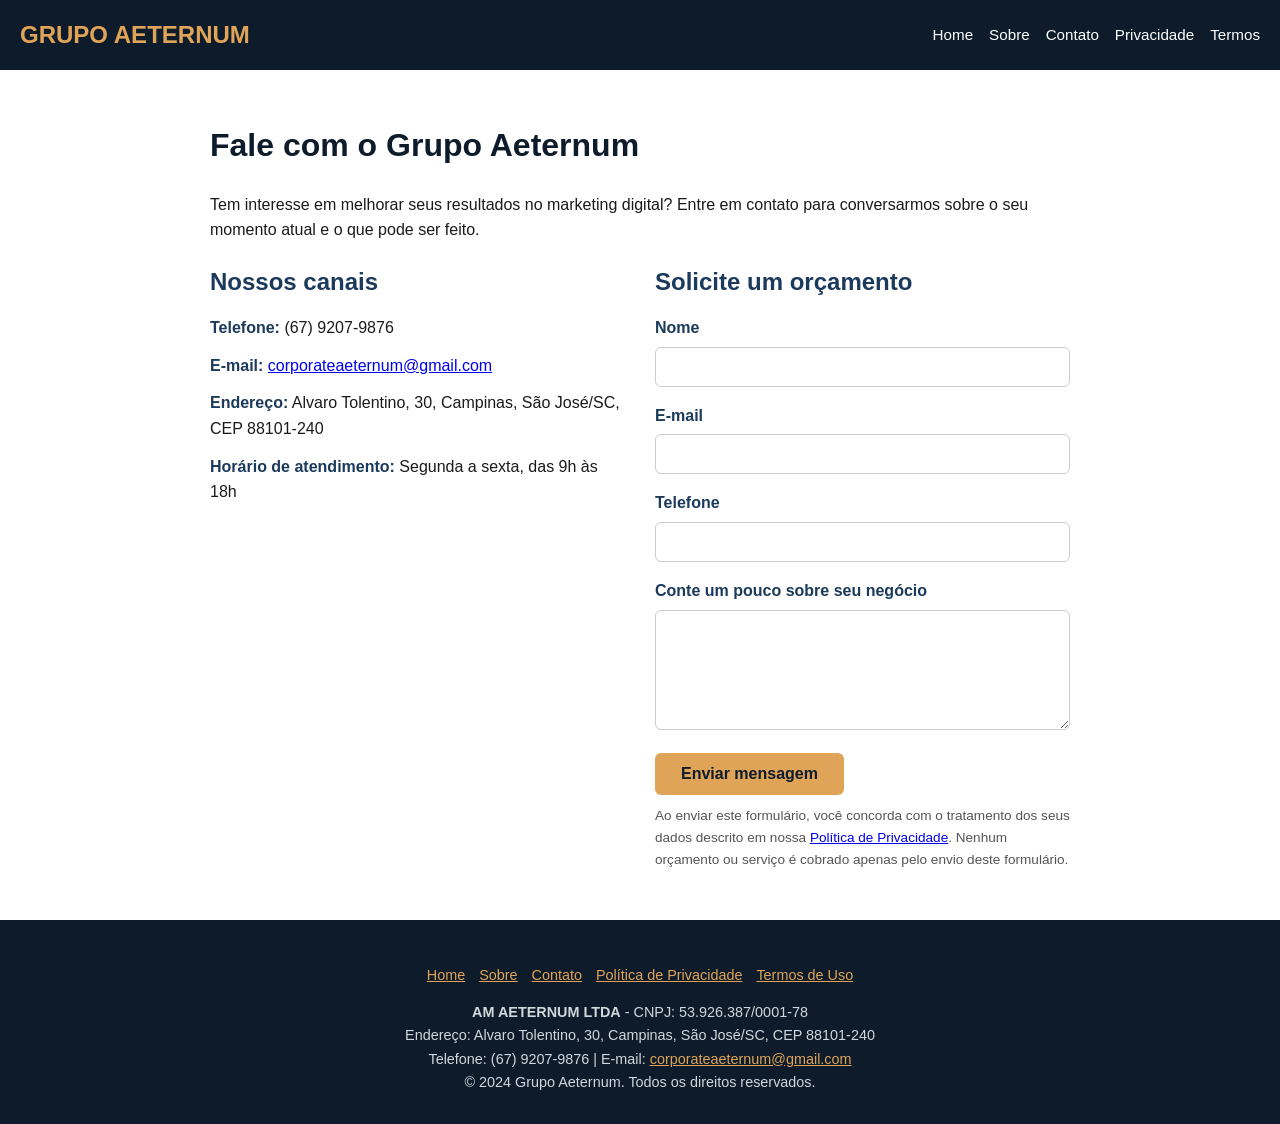
<file: contato.html>
<!DOCTYPE html>
<html lang="pt-BR">
<head>
<meta charset="UTF-8">
<meta name="viewport" content="width=device-width, initial-scale=1.0">
<title>Contato | Grupo Aeternum</title>
<meta name="description" content="Entre em contato com o Grupo Aeternum: telefone, e-mail, endereço e formulário para orçamento de marketing digital.">
<style>
*{margin:0;padding:0;box-sizing:border-box;font-family:Arial,Helvetica,sans-serif}
body{color:#1a1a1a;line-height:1.6}
header{background:#0d1b2a;color:#fff;padding:16px 20px;display:flex;justify-content:space-between;align-items:center;flex-wrap:wrap}
.logo{font-size:1.5rem;font-weight:bold;color:#e0a458}
nav ul{list-style:none;display:flex;flex-wrap:wrap;gap:16px}
nav a{color:#fff;text-decoration:none;font-size:.95rem}
nav a:hover{color:#e0a458}
section{padding:50px 20px;max-width:900px;margin:0 auto}
h1{color:#0d1b2a;font-size:2rem;margin-bottom:20px}
.grid{display:flex;flex-wrap:wrap;gap:30px;margin-top:20px}
.info,.form-box{flex:1 1 320px}
.info p{margin-bottom:12px}
.info strong{color:#1b3a5c}
form label{display:block;margin-bottom:6px;font-weight:bold;color:#1b3a5c}
form input,form textarea{width:100%;padding:10px;margin-bottom:16px;border:1px solid #ccc;border-radius:6px;font-size:1rem}
form textarea{min-height:120px}
.btn{display:inline-block;background:#e0a458;color:#0d1b2a;padding:12px 26px;border:none;border-radius:6px;font-weight:bold;font-size:1rem;cursor:pointer}
.btn:hover{background:#c98d3d}
.note{font-size:.85rem;color:#555;margin-top:10px}
footer{background:#0d1b2a;color:#cfd8dc;padding:30px 20px;font-size:.9rem}
footer .footer-content{max-width:1000px;margin:0 auto;text-align:center}
footer a{color:#e0a458}
footer ul{list-style:none;display:flex;justify-content:center;flex-wrap:wrap;gap:14px;margin:14px 0}
</style>
</head>
<body>
<header>
<div class="logo">GRUPO AETERNUM</div>
<nav><ul>
<li><a href="index.html">Home</a></li>
<li><a href="sobre.html">Sobre</a></li>
<li><a href="contato.html">Contato</a></li>
<li><a href="politica-de-privacidade/">Privacidade</a></li>
<li><a href="termos-de-uso/">Termos</a></li>
</ul></nav>
</header>

<section>
<h1>Fale com o Grupo Aeternum</h1>
<p>Tem interesse em melhorar seus resultados no marketing digital? Entre em contato para conversarmos sobre o seu momento atual e o que pode ser feito.</p>

<div class="grid">
<div class="info">
<h2 style="color:#1b3a5c;margin-bottom:14px">Nossos canais</h2>
<p><strong>Telefone:</strong> (67) 9207-9876</p>
<p><strong>E-mail:</strong> <a href="mailto:corporateaeternum@gmail.com">corporateaeternum@gmail.com</a></p>
<p><strong>Endereço:</strong> Alvaro Tolentino, 30, Campinas, São José/SC, CEP 88101-240</p>
<p><strong>Horário de atendimento:</strong> Segunda a sexta, das 9h às 18h</p>
</div>

<div class="form-box">
<h2 style="color:#1b3a5c;margin-bottom:14px">Solicite um orçamento</h2>
<form action="mailto:corporateaeternum@gmail.com" method="post" enctype="text/plain">
<label for="nome">Nome</label>
<input type="text" id="nome" name="nome" required>
<label for="email">E-mail</label>
<input type="email" id="email" name="email" required>
<label for="telefone">Telefone</label>
<input type="tel" id="telefone" name="telefone">
<label for="mensagem">Conte um pouco sobre seu negócio</label>
<textarea id="mensagem" name="mensagem" required></textarea>
<button type="submit" class="btn">Enviar mensagem</button>
</form>
<p class="note">Ao enviar este formulário, você concorda com o tratamento dos seus dados descrito em nossa <a href="politica-de-privacidade/">Política de Privacidade</a>. Nenhum orçamento ou serviço é cobrado apenas pelo envio deste formulário.</p>
</div>
</div>
</section>

<footer>
<div class="footer-content">
<ul>
<li><a href="index.html">Home</a></li>
<li><a href="sobre.html">Sobre</a></li>
<li><a href="contato.html">Contato</a></li>
<li><a href="politica-de-privacidade/">Política de Privacidade</a></li>
<li><a href="termos-de-uso/">Termos de Uso</a></li>
</ul>
<p><strong>AM AETERNUM LTDA</strong> - CNPJ: 53.926.387/0001-78</p>
<p>Endereço: Alvaro Tolentino, 30, Campinas, São José/SC, CEP 88101-240</p>
<p>Telefone: (67) 9207-9876 | E-mail: <a href="mailto:corporateaeternum@gmail.com">corporateaeternum@gmail.com</a></p>
<p>&copy; 2024 Grupo Aeternum. Todos os direitos reservados.</p>
</div>
</footer>
</body>
</html>
</file>
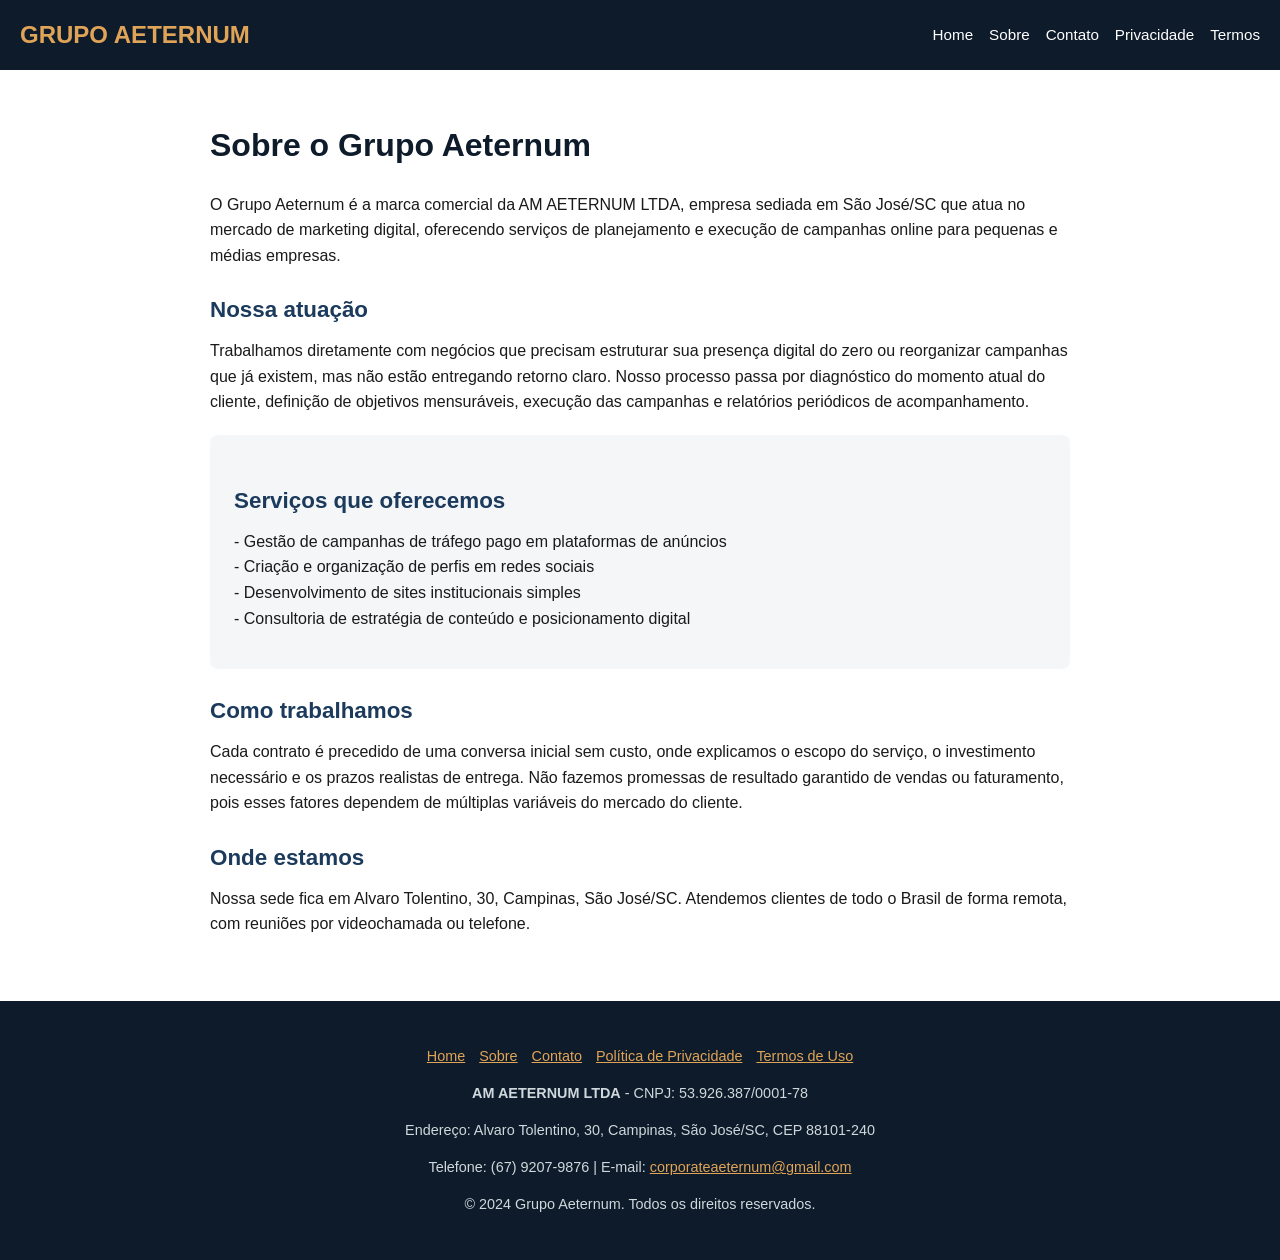
<file: sobre.html>
<!DOCTYPE html>
<html lang="pt-BR">
<head>
<meta charset="UTF-8">
<meta name="viewport" content="width=device-width, initial-scale=1.0">
<title>Sobre | Grupo Aeternum</title>
<meta name="description" content="Conheça o Grupo Aeternum, agência de marketing digital sediada em São José/SC, e como trabalhamos com estratégias reais de crescimento online.">
<style>
*{margin:0;padding:0;box-sizing:border-box;font-family:Arial,Helvetica,sans-serif}
body{color:#1a1a1a;line-height:1.6}
header{background:#0d1b2a;color:#fff;padding:16px 20px;display:flex;justify-content:space-between;align-items:center;flex-wrap:wrap}
.logo{font-size:1.5rem;font-weight:bold;color:#e0a458}
nav ul{list-style:none;display:flex;flex-wrap:wrap;gap:16px}
nav a{color:#fff;text-decoration:none;font-size:.95rem}
nav a:hover{color:#e0a458}
section{padding:50px 20px;max-width:900px;margin:0 auto}
h1{color:#0d1b2a;font-size:2rem;margin-bottom:20px}
h2{color:#1b3a5c;margin:24px 0 10px;font-size:1.4rem}
p{margin-bottom:14px}
.box{background:#f4f6f8;padding:24px;border-radius:8px;margin:20px 0}
footer{background:#0d1b2a;color:#cfd8dc;padding:30px 20px;font-size:.9rem}
footer .footer-content{max-width:1000px;margin:0 auto;text-align:center}
footer a{color:#e0a458}
footer ul{list-style:none;display:flex;justify-content:center;flex-wrap:wrap;gap:14px;margin:14px 0}
</style>
</head>
<body>
<header>
<div class="logo">GRUPO AETERNUM</div>
<nav><ul>
<li><a href="index.html">Home</a></li>
<li><a href="sobre.html">Sobre</a></li>
<li><a href="contato.html">Contato</a></li>
<li><a href="politica-de-privacidade/">Privacidade</a></li>
<li><a href="termos-de-uso/">Termos</a></li>
</ul></nav>
</header>

<section>
<h1>Sobre o Grupo Aeternum</h1>
<p>O Grupo Aeternum é a marca comercial da AM AETERNUM LTDA, empresa sediada em São José/SC que atua no mercado de marketing digital, oferecendo serviços de planejamento e execução de campanhas online para pequenas e médias empresas.</p>

<h2>Nossa atuação</h2>
<p>Trabalhamos diretamente com negócios que precisam estruturar sua presença digital do zero ou reorganizar campanhas que já existem, mas não estão entregando retorno claro. Nosso processo passa por diagnóstico do momento atual do cliente, definição de objetivos mensuráveis, execução das campanhas e relatórios periódicos de acompanhamento.</p>

<div class="box">
<h2>Serviços que oferecemos</h2>
<p>- Gestão de campanhas de tráfego pago em plataformas de anúncios<br>
- Criação e organização de perfis em redes sociais<br>
- Desenvolvimento de sites institucionais simples<br>
- Consultoria de estratégia de conteúdo e posicionamento digital</p>
</div>

<h2>Como trabalhamos</h2>
<p>Cada contrato é precedido de uma conversa inicial sem custo, onde explicamos o escopo do serviço, o investimento necessário e os prazos realistas de entrega. Não fazemos promessas de resultado garantido de vendas ou faturamento, pois esses fatores dependem de múltiplas variáveis do mercado do cliente.</p>

<h2>Onde estamos</h2>
<p>Nossa sede fica em Alvaro Tolentino, 30, Campinas, São José/SC. Atendemos clientes de todo o Brasil de forma remota, com reuniões por videochamada ou telefone.</p>
</section>

<footer>
<div class="footer-content">
<ul>
<li><a href="index.html">Home</a></li>
<li><a href="sobre.html">Sobre</a></li>
<li><a href="contato.html">Contato</a></li>
<li><a href="politica-de-privacidade/">Política de Privacidade</a></li>
<li><a href="termos-de-uso/">Termos de Uso</a></li>
</ul>
<p><strong>AM AETERNUM LTDA</strong> - CNPJ: 53.926.387/0001-78</p>
<p>Endereço: Alvaro Tolentino, 30, Campinas, São José/SC, CEP 88101-240</p>
<p>Telefone: (67) 9207-9876 | E-mail: <a href="mailto:corporateaeternum@gmail.com">corporateaeternum@gmail.com</a></p>
<p>&copy; 2024 Grupo Aeternum. Todos os direitos reservados.</p>
</div>
</footer>
</body>
</html>
</file>
<file: ps/css/main.css>
:root {
    --bg: #121212;
    --bg-alt: #1c1c1c;
    --text: #f4f1ea;
    --text-muted: #a3a3a3;
    --border: #3a3a3a;
    --mustard: #e0a13c;
    --mustard-hover: #f0b559;
    --mustard-ink: #201404;
    --burnt: #d97b3f;
    --muted-red: #cf4f4f;
    --muted-red-bg: rgba(207, 79, 79, 0.1);
    --ghost-bg: #181818;
    --ghost-text: #f4f1ea;
    --ghost-border: #e0a13c;
    --offwhite: #f7f5f0;
    --offwhite-hover: #ecE8DD;
    --offwhite-border: #e0dccf;
    --offwhite-text: #1b1b1b;
    --offwhite-muted: #63605a;
    --font-base: 'Space Grotesk', system-ui, -apple-system, sans-serif;
}

* { box-sizing: border-box; }

body { margin: 0; background: var(--bg); color: var(--text); font-family: var(--font-base); }
a { color: inherit; }

.tap-btn { display: block; text-align: center; font-weight: 700; border-radius: 5px; padding: 1rem 1.5rem; text-decoration: none; cursor: pointer; border: none; font-family: inherit; font-size: 1rem; }
.tap-btn a { display: block; text-decoration: none; }
.tap-btn--solid { background: var(--mustard); color: var(--mustard-ink); }
.tap-btn--solid:hover { background: var(--mustard-hover); }
.tap-btn--outline { background: var(--ghost-bg); color: var(--ghost-text); border: 1px solid var(--ghost-border); padding: 0.6rem 1.5rem; }

.footer-note { color: var(--text-muted); font-size: 0.75rem; font-style: italic; text-align: center; max-width: 28rem; margin: 0 auto; }

/* Cover (hero) */
.cover { display: flex; flex-direction: column; align-items: center; gap: 1rem; justify-content: center; text-align: center; width: 100%; padding: 2.7rem 1.5rem 0; }
.cover__eyebrow { color: var(--text-muted); font-size: 0.75rem; letter-spacing: 0.14em; text-transform: uppercase; }
.cover__title { font-size: 1.5rem; font-weight: 700; line-height: 1.3; max-width: 44rem; margin: 0; }
@media (min-width: 600px) { .cover__title { font-size: 1.9rem; } }
@media (min-width: 850px) { .cover__title { font-size: 2.3rem; } }
.cover__clip { position: relative; display: block; margin-top: 1rem; width: 17.25rem; }
@media (min-width: 600px) { .cover__clip { width: 22.5rem; } }
.cover__clip-img { width: 100%; border-radius: 10px; filter: blur(8px) brightness(0.5); display: block; }
.cover__clip-overlay { position: absolute; inset: 0; display: flex; flex-direction: column; align-items: center; justify-content: center; gap: 0.5rem; }
@keyframes cover-pulse {
    0% { box-shadow: 0 0 0 0 rgba(224, 161, 60, 0.7); }
    70% { box-shadow: 0 0 0 22px rgba(224, 161, 60, 0); }
    100% { box-shadow: 0 0 0 0 rgba(224, 161, 60, 0); }
}
.cover__clip-play { width: 3.85rem; height: 3.85rem; border-radius: 50%; background: var(--mustard); display: flex; align-items: center; justify-content: center; border: 2px solid var(--text); animation: cover-pulse 2.25s infinite; }
@media (min-width: 600px) { .cover__clip-play { width: 4.85rem; height: 4.85rem; } }
.cover__clip-icon { width: 1.7rem; height: 1.7rem; margin-left: 3px; }
.cover__clip-label { color: var(--text); font-size: 0.75rem; font-weight: 700; letter-spacing: 0.14em; text-transform: uppercase; text-shadow: 0 2px 8px rgba(0, 0, 0, 0.85); }
.cover__go { width: 17.25rem; margin-top: 0.5rem; }
@media (min-width: 600px) { .cover__go { width: 22.5rem; } }

/* Street voices (testimonials) */
.street-voices { display: flex; flex-direction: column; justify-content: center; padding: 0 1.5rem; width: 100%; margin: 3rem 0; }
@media (min-width: 850px) { .street-voices { padding: 0 3.3rem; } }
@media (min-width: 1150px) { .street-voices { padding: 0 7.1rem; } }
.street-voices__title { font-size: 1.66rem; text-align: center; margin: 0; }
@media (min-width: 850px) { .street-voices__title { text-align: left; } }
.street-voices__grid { display: flex; flex-direction: column; align-items: center; justify-content: space-between; width: 100%; margin-top: 1.5rem; gap: 1.4rem; }
@media (min-width: 850px) { .street-voices__grid { flex-direction: row; } }
.street-voice { padding: 0.75rem 1.4rem; border: 1px solid var(--border); border-radius: 7px; width: 100%; background: var(--bg-alt); }
@media (min-width: 850px) { .street-voice { width: 32%; } }
.street-voice__quote { margin: 0; }
.street-voice__name { color: var(--text-muted); margin: 0.5rem 0 0; }

/* Orientation (about) */
.orientation { display: flex; flex-direction: column; padding: 3rem 1.5rem; width: 100%; background: var(--bg-alt); }
@media (min-width: 850px) { .orientation { padding: 3rem 3.3rem; } }
@media (min-width: 1150px) { .orientation { padding: 3rem 7.1rem; } }
.orientation__title { font-size: 1.66rem; margin: 0 0 1rem; text-align: center; }
@media (min-width: 850px) { .orientation__title { text-align: left; } }
.orientation__lead { color: var(--text-muted); margin: 0; }
.orientation__grid { display: flex; flex-direction: column; justify-content: space-between; align-items: stretch; width: 100%; margin-top: 1.5rem; gap: 1.4rem; }
@media (min-width: 850px) { .orientation__grid { flex-direction: row; } }
.orientation-card { border: 1px solid var(--border); border-radius: 7px; padding: 1rem; width: 100%; }
@media (min-width: 850px) { .orientation-card { width: 49%; } }
.orientation-card__title { margin: 0; }
.orientation-card__text { color: var(--text-muted); margin: 0.5rem 0 0; }

/* Myth-buster (myths vs facts) */
.myth-buster { display: flex; flex-direction: column; padding: 3rem 1.5rem; width: 100%; margin-top: 1.5rem; }
@media (min-width: 850px) { .myth-buster { padding: 3rem 3.3rem; } }
@media (min-width: 1150px) { .myth-buster { padding: 3rem 7.1rem; } }
.myth-buster__title { font-size: 1.66rem; text-align: center; margin: 0; }
@media (min-width: 850px) { .myth-buster__title { text-align: left; } }
.myth-buster__subtitle { color: var(--text-muted); margin-top: 0.5rem; text-align: center; }
@media (min-width: 850px) { .myth-buster__subtitle { text-align: left; } }
.myth-buster__grid { display: flex; flex-direction: column; align-items: stretch; justify-content: space-between; width: 100%; margin-top: 2rem; gap: 1.4rem; }
@media (min-width: 850px) { .myth-buster__grid { flex-direction: row; } }
.myth-buster-card { padding: 1.2rem 1.4rem; border: 1px solid rgba(207, 79, 79, 0.4); border-radius: 7px; width: 100%; background: var(--muted-red-bg); }
@media (min-width: 850px) { .myth-buster-card { width: 32%; } }
.myth-buster-card__myth { color: var(--muted-red); font-size: 0.85rem; font-weight: 700; margin: 0 0 0.5rem; }
.myth-buster-card__myth-text { margin: 0 0 0.75rem; }
.myth-buster-card__fact { color: var(--burnt); font-size: 0.85rem; font-weight: 700; margin: 0 0 0.5rem; }
.myth-buster-card__fact-text { color: var(--text-muted); margin: 0; }
.myth-buster__go { width: 100%; margin: 2.5rem auto 0; }
@media (min-width: 850px) { .myth-buster__go { width: 23rem; } }

/* Quiet-shift (what quietly changes) */
.quiet-shift { display: flex; flex-direction: column; justify-content: space-around; align-items: flex-start; padding: 3rem 1.5rem; width: 100%; margin-top: 1.5rem; background: var(--bg-alt); gap: 2rem; }
@media (min-width: 850px) { .quiet-shift { flex-direction: row; padding: 3rem 3.3rem; } }
@media (min-width: 1150px) { .quiet-shift { padding: 3rem 7.1rem; } }
.quiet-shift__main { width: 100%; }
@media (min-width: 850px) { .quiet-shift__main { width: 48%; } }
.quiet-shift__title { font-size: 1.4rem; margin: 0; }
.quiet-shift__intro { color: var(--text-muted); margin: 0.5rem 0; }
.quiet-shift__list { list-style: none; margin: 1rem 0 0; padding: 0; display: flex; flex-direction: column; gap: 0.6rem; }
.quiet-shift__item { display: flex; align-items: flex-start; gap: 0.5rem; }
.quiet-shift__mark { color: var(--burnt); margin-top: 0.2rem; flex-shrink: 0; }
.quiet-shift__go { width: 100%; margin-top: 1.5rem; }
@media (min-width: 850px) { .quiet-shift__go { width: 19rem; } }
.quiet-shift__note { width: 100%; display: flex; flex-direction: column; padding: 1rem 1.4rem; border: 1px solid var(--border); border-radius: 7px; }
@media (min-width: 850px) { .quiet-shift__note { width: 40%; } }
.quiet-shift__note-tag { padding: 0.25rem 0.5rem; margin-bottom: 0.5rem; width: fit-content; color: var(--text-muted); border: 1px solid var(--border); font-size: 0.75rem; border-radius: 999px; }
.quiet-shift__note-title { margin: 0; }
.quiet-shift__note-text { color: var(--text-muted); margin: 0.25rem 0 0; }
.quiet-shift__note-fine { color: var(--text-muted); margin-top: 0.5rem; font-size: 0.85rem; font-style: italic; }

/* The-why (why this matters) */
.the-why { display: flex; flex-direction: column; justify-content: space-around; align-items: center; padding: 3rem 1.5rem; width: 100%; margin-top: 1.5rem; background: var(--bg-alt); gap: 2rem; }
@media (min-width: 850px) { .the-why { flex-direction: row; padding: 3rem 3.3rem; } }
@media (min-width: 1150px) { .the-why { padding: 3rem 7.1rem; } }
.the-why__main { width: 100%; }
@media (min-width: 850px) { .the-why__main { width: 48%; } }
.the-why__title { font-size: 1.4rem; margin: 0; }
.the-why__intro { color: var(--text-muted); margin: 0.5rem 0; }
.the-why__list { list-style: none; margin: 0; padding: 0; }
.the-why__item { display: flex; align-items: center; gap: 0.5rem; padding: 0.2rem 0; }
.the-why__mark { color: var(--burnt); flex-shrink: 0; }
.the-why__tags { display: flex; flex-wrap: wrap; justify-content: center; align-items: center; color: var(--text-muted); width: 100%; margin-top: 1.5rem; gap: 0.5rem; }
@media (min-width: 850px) { .the-why__tags { justify-content: space-between; } }
.the-why__tag { padding: 0.25rem 0.5rem; border: 1px dashed var(--border); border-radius: 7px; }
.the-why__note { width: 100%; display: flex; flex-direction: column; padding: 1rem 1.4rem; border: 1px solid var(--border); border-radius: 7px; }
@media (min-width: 850px) { .the-why__note { width: 40%; } }
.the-why__note-tag { padding: 0.25rem 0.5rem; margin-bottom: 0.5rem; width: fit-content; color: var(--text-muted); border: 1px solid var(--border); font-size: 0.75rem; border-radius: 999px; }
.the-why__note-title { margin: 0; }
.the-why__note-text { color: var(--text-muted); margin: 0.25rem 0 0; }
.the-why__note-btn { width: 100%; margin-top: 1rem; }

/* Ask-away (faq accordion) */
.ask-away { margin: 4rem 1.5rem; }
@media (min-width: 850px) { .ask-away { margin: 4rem 3.3rem; } }
@media (min-width: 1150px) { .ask-away { margin: 4rem 7.1rem; } }
.ask-away__title { font-size: 1.66rem; font-weight: 700; text-align: center; margin: 0 0 2rem; }
.ask-away__list { max-width: 40.25rem; margin: 2rem auto; padding: 0 1rem; }
.ask-item { border: 1px solid var(--offwhite-border); border-radius: 9px; overflow: hidden; }
.ask-item + .ask-item { margin-top: 1rem; }
.ask-item__toggle { width: 100%; display: flex; justify-content: space-between; align-items: center; padding: 1rem 1.5rem; text-align: left; font-weight: 500; background: var(--offwhite); color: var(--offwhite-text); border: none; cursor: pointer; font-family: inherit; font-size: 1rem; }
.ask-item__toggle:hover { background: var(--offwhite-hover); }
.ask-item__chevron { width: 1.25rem; height: 1.25rem; transition: transform 0.3s; flex-shrink: 0; }
.ask-item__toggle[aria-expanded="true"] .ask-item__chevron { transform: rotate(180deg); }
.ask-item__panel { max-height: 0; overflow: hidden; transition: max-height 0.3s; background: var(--offwhite); padding: 0 1.5rem; color: var(--offwhite-muted); }
.ask-item__answer { padding: 1rem 0; margin: 0; }

/* Credits (attribution) */
.credits { display: flex; justify-content: center; padding: 0 1.5rem; margin-top: 1.5rem; }
.credits__box { max-width: 40.25rem; text-align: center; }
.credits__badge { color: var(--text-muted); font-size: 0.75rem; border: 1px solid var(--border); border-radius: 999px; padding: 0.25rem 1rem; display: inline-block; }
.credits__note { color: var(--text-muted); font-size: 0.85rem; margin-top: 0.5rem; font-style: italic; }

/* News strip (marquee) */
.news-strip { overflow: hidden; width: 100%; margin-top: 2.5rem; }
@keyframes strip-drift { 0% { transform: translateX(100%); } 100% { transform: translateX(-100%); } }
.news-strip__track { display: inline-flex; white-space: nowrap; color: var(--burnt); font-size: 1rem; font-weight: 600; animation: strip-drift 23.5s linear infinite; }
@media (min-width: 600px) { .news-strip__track { font-size: 1.1rem; } }
.news-strip__item { margin: 0 2.4rem; }

/* Wrap-up (footer) */
.wrap-up { display: flex; flex-direction: column; color: var(--text); justify-content: center; align-items: center; width: 100%; padding: 0 1.5rem; background: var(--bg-alt); }
@media (min-width: 850px) { .wrap-up { padding: 0 3.3rem; } }
@media (min-width: 1150px) { .wrap-up { padding: 0 7.1rem; } }
.wrap-up__top { display: flex; flex-direction: column; justify-content: space-between; width: 100%; padding: 3rem 0; border-bottom: 1px solid var(--border); gap: 2rem; }
@media (min-width: 850px) { .wrap-up__top { flex-direction: row; } }
.wrap-up__col { display: flex; flex-direction: column; width: 100%; }
@media (min-width: 850px) { .wrap-up__col { width: 25%; } }
.wrap-up__col-title { font-weight: 700; color: var(--text); margin: 0 0 0.5rem; }
.wrap-up__col-text { color: var(--text-muted); margin: 0; }
.wrap-up__link { color: var(--text); text-decoration: none; display: block; }
.wrap-up__link:hover { text-decoration: underline; }
.wrap-up__legal { padding: 3rem 0; text-align: center; color: var(--text-muted); font-size: 0.75rem; }
.wrap-up__legal p { margin: 0 0 1rem; }
.wrap-up__legal p:last-child { margin-bottom: 0; }
</file>
<file: vsl/assets/comment.css>
/* Cometários FB*/
a.button-IWiNKI0399434-element {
  background-color: #ffafcc;
  border-radius: 4px;
  border: none;
  color: #ffffff;
  padding: 16px 32px 16px 32px;
  font-weight: 600;
  display: block;
  width: fit-content;
  text-align: center;
  margin: 4vh auto 6vh auto;
  font-size: 1.49vw;
  box-sizing: border-box;
  max-width: 100%;
}

@media (max-width: 1200px) {
  a.button-IWiNKI0399434-element {
    font-size: 3.38vw;
    margin: 2.64vh auto 4.5vh auto
  }
}

@media (max-width: 600px) {
  a.button-IWiNKI0399434-element {
    font-size: 4.50vw;
  }
}

.px-1{padding-left:4px;padding-right:4px}.pt-0.5{padding-top:2px}.mt-4{margin-top:16px}@media (min-width:640px){.sm\:text-sm{font-size:14px;line-height:20px}}.mt-2{margin-top:8px}.mb-2{margin-bottom:8px}.flex{display:flex}.w-full{width:100%}.space-x-1>:not([hidden])~:not([hidden]){margin-left:.25rem}.items-center{align-items:center}.font-\[Helvetica\]{font-family:Helvetica,Arial,sans-serif}.cursor-pointer{cursor:pointer}.rounded-full{border-radius:99999px}.h-12{height:48px}.w-12{width:48px}.flex-col{flex-direction:column}.py-1{padding-top:4px;padding-bottom:4px}.px-3{padding-left:12px;padding-right:12px}.pl-0\.5,.px-0\.5{padding-left:2px}.rounded-\[18px\]{border-radius:18px}.bg-stone-100{background-color:#f5f5f4}.px-0\.5{padding-right:2px}.font-semibold{font-weight:600}.text-\[\#365899\]{color:#365899}.text-\[13px\]{font-size:13px}.leading-4{line-height:16px}.hover\:underline:hover{text-decoration-line:underline}.text-sm{font-size:14px}.relative{position:relative}.justify-between{justify-content:space-between}.grow{flex-grow:1}.text-xs{font-size:12px}.text-\[\#90949c\]{color:#90949c}.ml-px{margin-left:1px}.gap-1{gap:4px}.w-fit{width:fit-content}.hidden{display:none}.-mt-1{margin-top:-4px}.-mt-2{margin-top:-8px}.mr-2{margin-right:8px}.h-4,.h-5{height:16px}.drop-shadow{--tw-drop-shadow:drop-shadow(0 1px 2px rgba(0, 0, 0, 0.1)) drop-shadow(0 1px 1px rgba(0, 0, 0, 0.06));filter:var(--tw-drop-shadow)}.bg-slate-50{background-color:#f8fafc}.py-0\.5{padding-top:2px;padding-bottom:2px}.pr-1{padding-right:4px}.block{display:block}.w-4{width:16px}.z-10{z-index:10}.-ml-1{margin-left:-4px}.ml-4{margin-left:16px}.gap-x-0\.5{column-gap:2px}.mr-0\.5{margin-right:2px;margin-left:2px}.border-l{border-left-width:1px}.border-slate-300{border-color:#cbd5e1}.border-dotted{border-style:dotted}.ml-5{margin-left:20px}.h-8{height:32px}.w-8{width:32px}.h-10{height:40px}.w-10{width:40px}@media (min-width:640px){.sm\:w-16{width:64px}.sm\:ml-12{margin-left:48px}}.pl-2{padding-left:8px}

.fbComments-nePoMc4912814-element {
max-width: 800px;
margin: 50px auto 20px auto;
padding: 16px;
border-radius:20px;
background-color:#fff;
-webkit-box-shadow: 0px 0px 24px -5px rgba(71,71,71,1);
-moz-box-shadow: 0px 0px 24px -5px rgba(71,71,71,1);
box-shadow: 0px 0px 24px -5px rgba(71,71,71,1);
}
.fbComments-nePoMc4912814-element p {
font-family: 'Helvetica', 'Arial', sans-serif;
}

a.button-nmYvzv4924929-element {
background-color: #ffafcc;
border-radius: 4px;
border: none;
color: #ffffff;
padding: 16px 32px 16px 32px;
font-weight: 600;
display: block;
width: fit-content;
text-align: center;
margin: 6vh auto 1vh auto;
font-size: 1.49vw;
box-sizing: border-box;
max-width: 100%;
}
@media (max-width: 1200px) {
a.button-nmYvzv4924929-element {
font-size: 3.38vw;
margin: 3.96vh auto 0.75vh auto
}
}
@media (max-width: 600px) {
  a.button-nmYvzv4924929-element {
    
  }
}

.resp{
  margin-left: 45px;
  border-left: 1px solid #dadada;
  padding-left: 10px;
}

h3 {
  font-size: 25px;
}

h4 {
  color: #ADADAD;
  font-size: 16px;
}

.footer p{
  font-weight: 100;
  font-size: 12px;
  margin: 20px auto;
  padding: 2px 28px;
  text-align: center;
  margin-bottom: 1rem;
  color: #787878;
  max-width: 800px;
  padding-top: 20px;
}

.texto-branco{
  color: #fff;
}

.texto-branco-div {
  text-align: center;
  color: #fff;
}

.som{
  width: 100%;
}

.line-fb{
  border: 1px solid #dadada;
  width: 100%;
  display: block;
  margin-bottom: 15px;
}

.plugin-facebook-text {
    font-size: 12px;
    line-height: 16px;
    color: #2078F4;
  }

.last-pg{
  background-color: black;
  width: 100%;
  height: 100%;
  padding-bottom: 5px;
  padding-top: 10px;
}
</file>
<file: vsl/assets/style.css>
* {
    box-sizing: border-box;
    margin: 0;
    padding: 0;
}

body {
    font-family: 'Roboto', Arial, sans-serif;
    line-height: 1.6;
    color: #000;
}

.container {
    max-width: 1140px;
    margin: 0 auto;
    padding: 20px;
}

.section {
    margin: auto;
}

h2 {
    font-family: 'Poppins', sans-serif;
    font-weight: 600;
    line-height: 1.2;
    margin: 20px 0;
}

.heading-large {
    font-size: 51px;
    text-align: center;
}

.heading-medium {
    font-size: 33px;
    text-align: center;
    line-height: 46px;
}

.heading-small {
    font-size: 27px;
    text-align: center;
}

.text-center {
    text-align: center;
}

.bg-blue {
    background-color: #03588b;
    color: #fff;
}

.guarantee-section {
    background: linear-gradient(135deg, #03588b 0%, #023d5f 100%);
    padding: 60px 20px;
    position: relative;
    overflow: hidden;
}

.guarantee-section::before {
    content: '';
    position: absolute;
    top: -50%;
    right: -10%;
    width: 300px;
    height: 300px;
    background: rgba(255, 255, 255, 0.05);
    border-radius: 50%;
}

.guarantee-section::after {
    content: '';
    position: absolute;
    bottom: -30%;
    left: -5%;
    width: 200px;
    height: 200px;
    background: rgba(255, 255, 255, 0.03);
    border-radius: 50%;
}

.guarantee-container {
    max-width: 1140px;
    margin: 0 auto;
    display: flex;
    align-items: center;
    gap: 50px;
    position: relative;
    z-index: 1;
}

.guarantee-image-wrapper {
    flex: 0 0 300px;
    display: flex;
    align-items: center;
    justify-content: center;
    padding: 20px;
}

.guarantee-image-wrapper img {
    width: 100%;
    max-width: 280px;
    filter: drop-shadow(0 10px 30px rgba(0, 0, 0, 0.3));
    transition: transform 0.3s ease;
}

.guarantee-image-wrapper img:hover {
    transform: scale(1.05);
}

.guarantee-content {
    flex: 1;
    padding: 20px;
}

.guarantee-title {
    font-size: 32px;
    font-weight: 700;
    color: #fff;
    margin-bottom: 20px;
    text-transform: uppercase;
    letter-spacing: 1px;
    text-shadow: 2px 2px 4px rgba(0, 0, 0, 0.2);
}

.guarantee-text {
    font-size: 18px;
    line-height: 1.8;
    color: #f0f0f0;
    margin-bottom: 15px;
}

.guarantee-email {
    color: #fff;
    font-weight: 600;
    text-decoration: underline;
    transition: color 0.3s ease;
}

.guarantee-email:hover {
    color: #ffd700;
}

.guarantee-highlight {
    background: rgba(255, 255, 255, 0.1);
    padding: 15px 20px;
    border-radius: 8px;
    border-left: 4px solid #ffd700;
    margin-top: 20px;
}

.guarantee-highlight strong {
    color: #ffd700;
    font-size: 20px;
}

.doctor-section {
    background: linear-gradient(135deg, #03588b 0%, #023d5f 100%);
    padding: 60px 20px;
    position: relative;
    overflow: hidden;
}

.doctor-section::before {
    content: '';
    position: absolute;
    top: -30%;
    left: -10%;
    width: 400px;
    height: 400px;
    background: rgba(255, 255, 255, 0.03);
    border-radius: 50%;
}

.doctor-section::after {
    content: '';
    position: absolute;
    bottom: -40%;
    right: -5%;
    width: 350px;
    height: 350px;
    background: rgba(255, 255, 255, 0.04);
    border-radius: 50%;
}

.doctor-container {
    max-width: 1140px;
    margin: 0 auto;
    display: flex;
    align-items: center;
    gap: 60px;
    position: relative;
    z-index: 1;
}

.doctor-image-wrapper {
    flex: 0 0 400px;
    display: flex;
    align-items: center;
    justify-content: center;
    padding: 20px;
}

.doctor-image-wrapper img {
    max-width: 100%;
    width: 500px;
    border-radius: 20px;
    box-shadow: 0 15px 40px rgba(0, 0, 0, 0.3);
    transition: transform 0.3s ease;
    background: rgba(255, 255, 255, 0.1);
    padding: 10px;
}

.doctor-image-wrapper img:hover {
    transform: scale(1.05) rotate(2deg);
}

.doctor-content {
    flex: 1;
    padding: 20px;
}

.doctor-title {
    font-size: 42px;
    font-weight: 700;
    color: #fff;
    margin-bottom: 25px;
    font-family: 'Reem Kufi', sans-serif;
    text-shadow: 2px 2px 4px rgba(0, 0, 0, 0.2);
    line-height: 1.2;
}

.doctor-text {
    font-size: 20px;
    line-height: 1.8;
    color: #f0f0f0;
    margin-bottom: 15px;
}

.doctor-text b {
    color: #ffd700;
    font-weight: 600;
}

.doctor-text u {
    text-decoration: underline;
    text-decoration-color: #ffd700;
    text-underline-offset: 3px;
}

.doctor-stats {
    background: rgba(255, 255, 255, 0.1);
    padding: 20px 25px;
    border-radius: 12px;
    border-left: 4px solid #ffd700;
    margin-top: 25px;
    backdrop-filter: blur(10px);
}

.doctor-stats strong {
    color: #ffd700;
    font-size: 24px;
    display: block;
    margin-bottom: 5px;
}

.doctor-stats span {
    color: #f0f0f0;
    font-size: 16px;
}

.bg-black {
    background-color: #000;
    color: #fff;
}

.spacer {
    height: 50px;
}

img {
    max-width: 100%;
    height: auto;
    display: block;
}

a {
    text-decoration: none;
    color: inherit;
}

.video-container {
    position: relative;
    width: 100%;
    padding: 0;
}

.video-container img {
    position: absolute;
    top: 0;
    left: 0;
    width: 100%;
    height: 100%;
    object-fit: cover;
}

.urgencia {
font-family: 'Roboto', Arial, sans-serif;
font-weight: 500;
font-size: 20px;
color: #000;
text-align: center;
line-height: 1.4;
margin: 22px auto;
}

.numero {
display: inline-block;
    min-width: 3ch;
    text-align: center;
}

.flex {
    display: flex;
}

.flex-row {
    flex-direction: row;
}

.flex-column {
    flex-direction: column;
}

.flex-wrap {
    flex-wrap: wrap;
}

.items-center {
    align-items: center;
}

.justify-center {
    justify-content: center;
}

.gap-20 {
    gap: 20px;
}

.w-33 {
    width: 33.333%;
}

.w-50 {
    width: 50%;
}

.w-100 {
    width: 100%;
}

.carousel {
    position: relative;
    width: 500px;
    max-width: 100%;
    overflow: hidden;
    border-radius: 16px;
    box-shadow: 0 10px 40px rgba(0, 0, 0, 0.15);
    background: #fff;
    margin: 30px auto;
}

.carousel-wrapper {
    display: flex;
    transition: transform 0.6s cubic-bezier(0.4, 0, 0.2, 1);
    will-change: transform;
}

.carousel-slide {
    min-width: 100%;
    padding: 20px;
    box-sizing: border-box;
}

.carousel-slide img {
    width: 100%;
    height: auto;
    border-radius: 12px;
    box-shadow: 0 4px 20px rgba(0, 0, 0, 0.1);
    transition: transform 0.3s ease;
}

.carousel-slide img:hover {
    transform: scale(1.02);
}

.carousel-nav {
    position: absolute;
    top: 50%;
    transform: translateY(-50%);
    background: rgba(255, 255, 255, 0.95);
    color: #03588b;
    border: none;
    padding: 15px 18px;
    cursor: pointer;
    z-index: 10;
    border-radius: 50%;
    width: 50px;
    height: 50px;
    display: flex;
    align-items: center;
    justify-content: center;
    font-size: 24px;
    font-weight: bold;
    box-shadow: 0 4px 15px rgba(0, 0, 0, 0.2);
    transition: all 0.3s ease;
    opacity: 0;
}

.carousel:hover .carousel-nav {
    opacity: 1;
}

.carousel-nav:hover {
    background: #03588b;
    color: #fff;
    transform: translateY(-50%) scale(1.1);
    box-shadow: 0 6px 20px rgba(3, 88, 139, 0.4);
}

.carousel-nav:active {
    transform: translateY(-50%) scale(0.95);
}

.carousel-prev {
    left: 20px;
}

.carousel-next {
    right: 20px;
}

.carousel-indicators {
    display: flex;
    justify-content: center;
    gap: 10px;
    padding: 20px 0;
    position: absolute;
    bottom: 10px;
    left: 50%;
    transform: translateX(-50%);
    z-index: 10;
}

.carousel-indicator {
    width: 12px;
    height: 12px;
    border-radius: 50%;
    background: rgba(255, 255, 255, 0.5);
    border: 2px solid rgba(255, 255, 255, 0.8);
    cursor: pointer;
    transition: all 0.3s ease;
    padding: 0;
}

.carousel-indicator:hover {
    background: rgba(255, 255, 255, 0.8);
    transform: scale(1.2);
}

.carousel-indicator.active {
    background: #03588b;
    border-color: #03588b;
    width: 30px;
    border-radius: 6px;
}

.accordion {
    border: 1px solid #eee;
    margin: 10px 0;
}

.accordion-header {
    padding: 15px;
    background-color: #f1f1f1;
    cursor: pointer;
    display: flex;
    justify-content: space-between;
    align-items: center;
    font-weight: 600;
}

.accordion-header:hover {
    background-color: #414141;
    color: #fff;
}

.accordion-content {
    display: none;
    padding: 15px;
    border-top: 1px solid #eee;
}

.accordion-content.active {
    display: block;
}

.comment-section {
    background-color: #fffcfc;
    border-radius: 12px;
    padding: 20px;
    margin: 20px 0;
}

.comment {
    display: flex;
    gap: 15px;
    margin: 20px 0;
    padding: 15px;
    border-bottom: 1px solid #eee;
}

.comment-avatar {
    width: 150px;
    height: 150px;
    border-radius: 50%;
    object-fit: cover;
}

.comment-content {
    flex: 1;
}

.comment-author {
    font-weight: 600;
    color: #365899;
    margin-bottom: 10px;
}

.comment-text {
    color: #1e1e1e;
    margin-bottom: 5px;
}

.comment-meta {
    font-size: 11.5px;
    color: #93979f;
}

@media (max-width: 767px) {
    .heading-large {
        font-size: 33px;
    }

    .heading-medium {
        font-size: 24px;
        line-height: 1.1em;
    }

    .w-33,
    .w-50 {
        width: 100%;
    }

    .flex-row {
        flex-direction: column;
    }

    .guarantee-section {
        padding: 40px 15px;
    }

    .guarantee-container {
        flex-direction: column;
        gap: 30px;
text-align: center;
    }

    .guarantee-image-wrapper {
        flex: 0 0 auto;
        width: 100%;
        max-width: 250px;
        margin: 0 auto;
    }

    .guarantee-content {
        padding: 0;
    }

    .guarantee-title {
        font-size: 24px;
        margin-bottom: 15px;
    }

    .guarantee-text {
        font-size: 16px;
        line-height: 1.6;
    }

    .guarantee-highlight {
        margin-top: 15px;
        padding: 12px 15px;
    }

    .guarantee-highlight strong {
        font-size: 18px;
    }

    .doctor-section {
        padding: 40px 15px;
    }

    .doctor-container {
        flex-direction: column;
        gap: 30px;
        text-align: center;
    }

    .doctor-image-wrapper {
        flex: 0 0 auto;
        width: 100%;
        max-width: 280px;
        margin: 0 auto;
    }

    .doctor-image-wrapper img {
        max-width: 100%;
        padding: 8px;
    }

    .doctor-content {
        padding: 0;
    }

    .doctor-title {
        font-size: 28px;
        margin-bottom: 20px;
    }

    .doctor-text {
        font-size: 17px;
        line-height: 1.7;
    }

    .doctor-stats {
        margin-top: 20px;
        padding: 15px 20px;
    }

    .doctor-stats strong {
        font-size: 22px;
    }

    .doctor-stats span {
        font-size: 14px;
    }

    .carousel {
        border-radius: 12px;
        margin: 20px 0;
    }

    .carousel-slide {
        padding: 15px;
    }

    .carousel-nav {
        width: 40px;
        height: 40px;
        padding: 10px;
        font-size: 20px;
        opacity: 0.8;
    }

    .carousel-prev {
        left: 10px;
    }

    .carousel-next {
        right: 10px;
    }

    .carousel-indicators {
        bottom: 5px;
        gap: 8px;
    }

    .carousel-indicator {
        width: 10px;
        height: 10px;
    }

    .carousel-indicator.active {
        width: 25px;
    }
}
</file>
